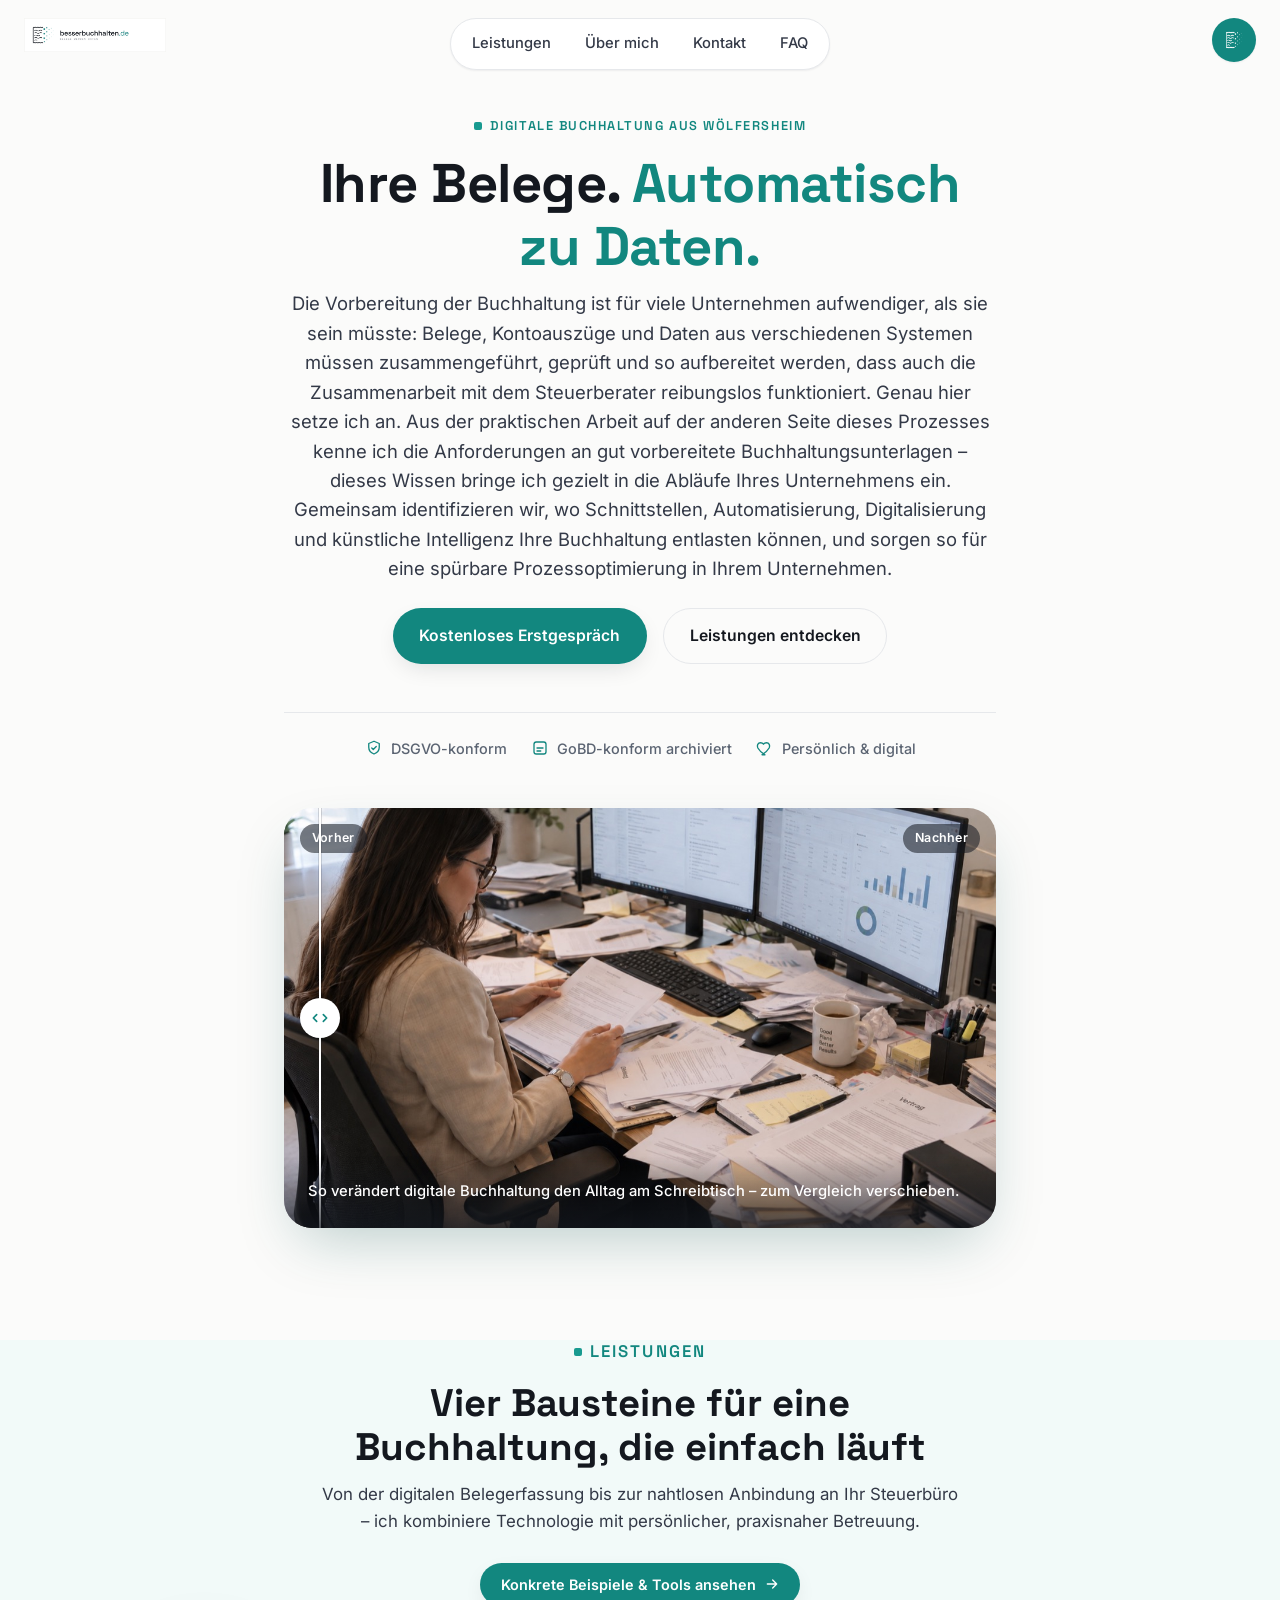
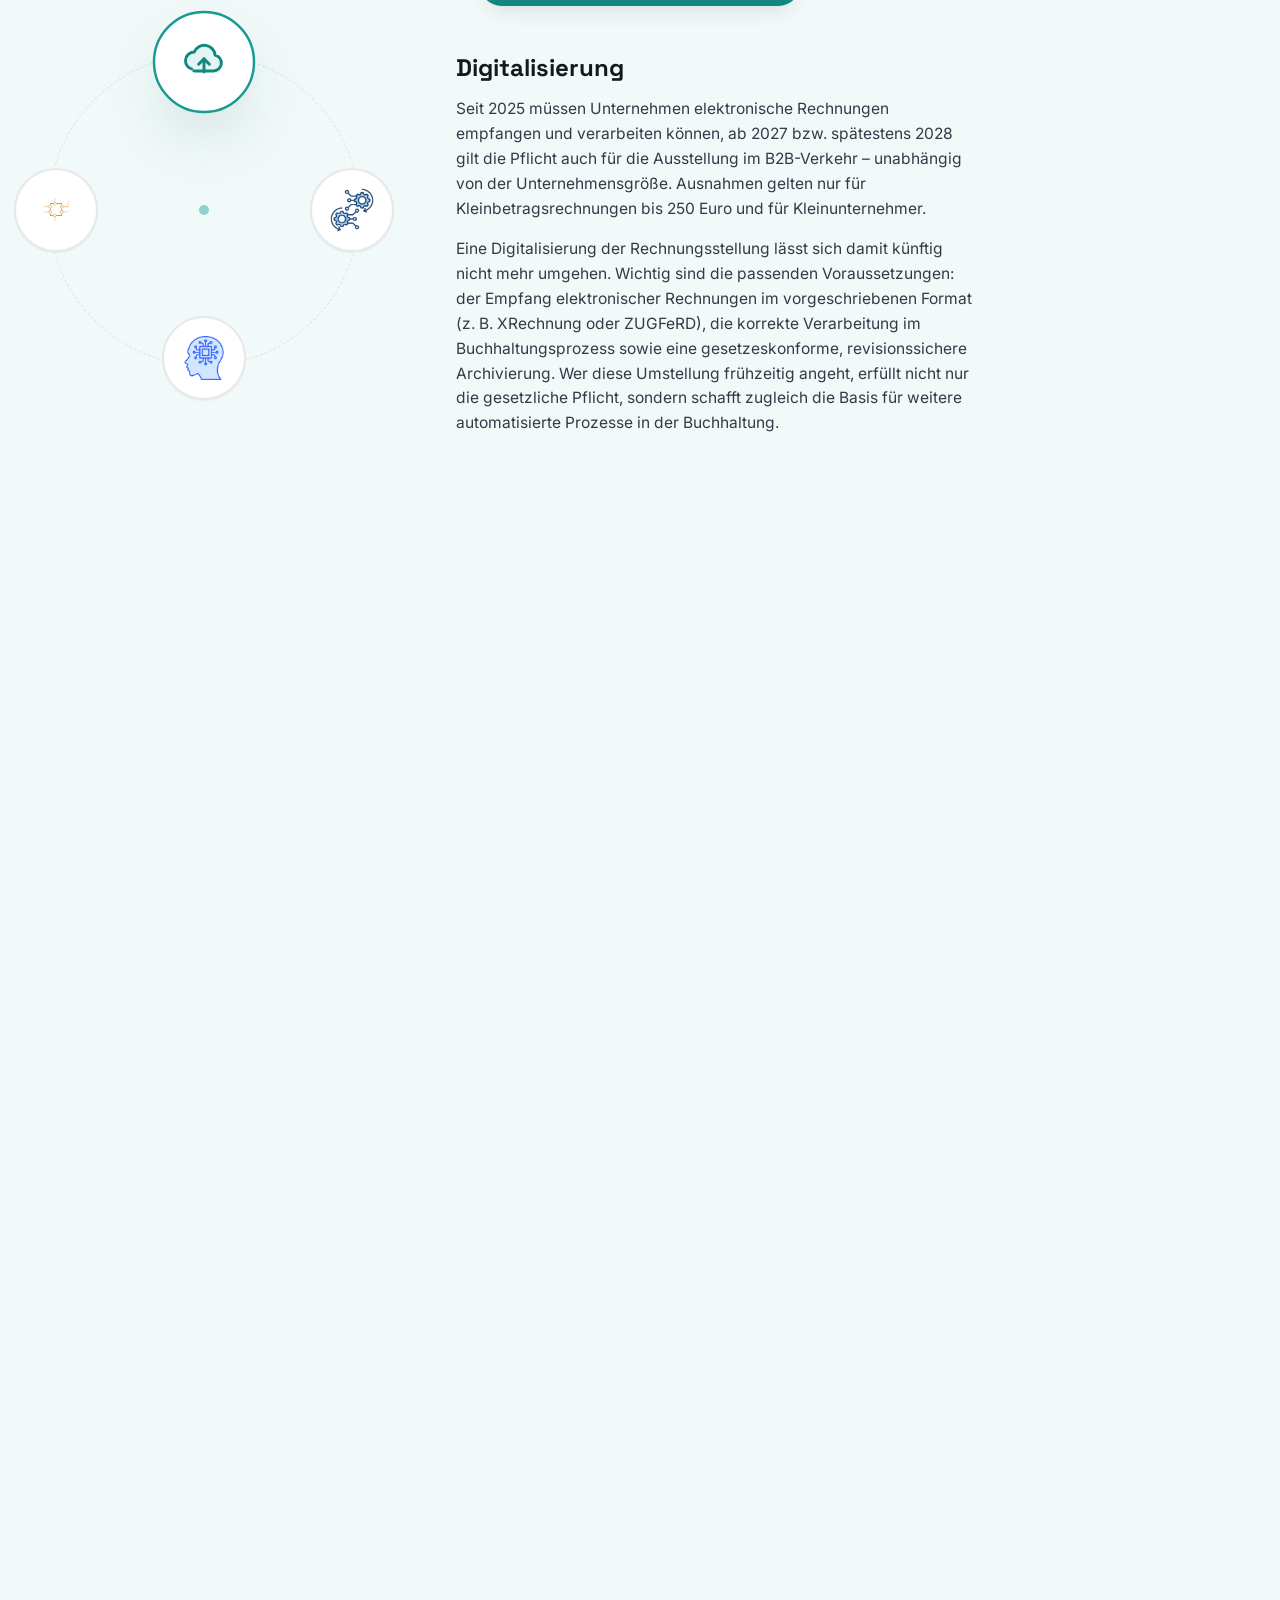
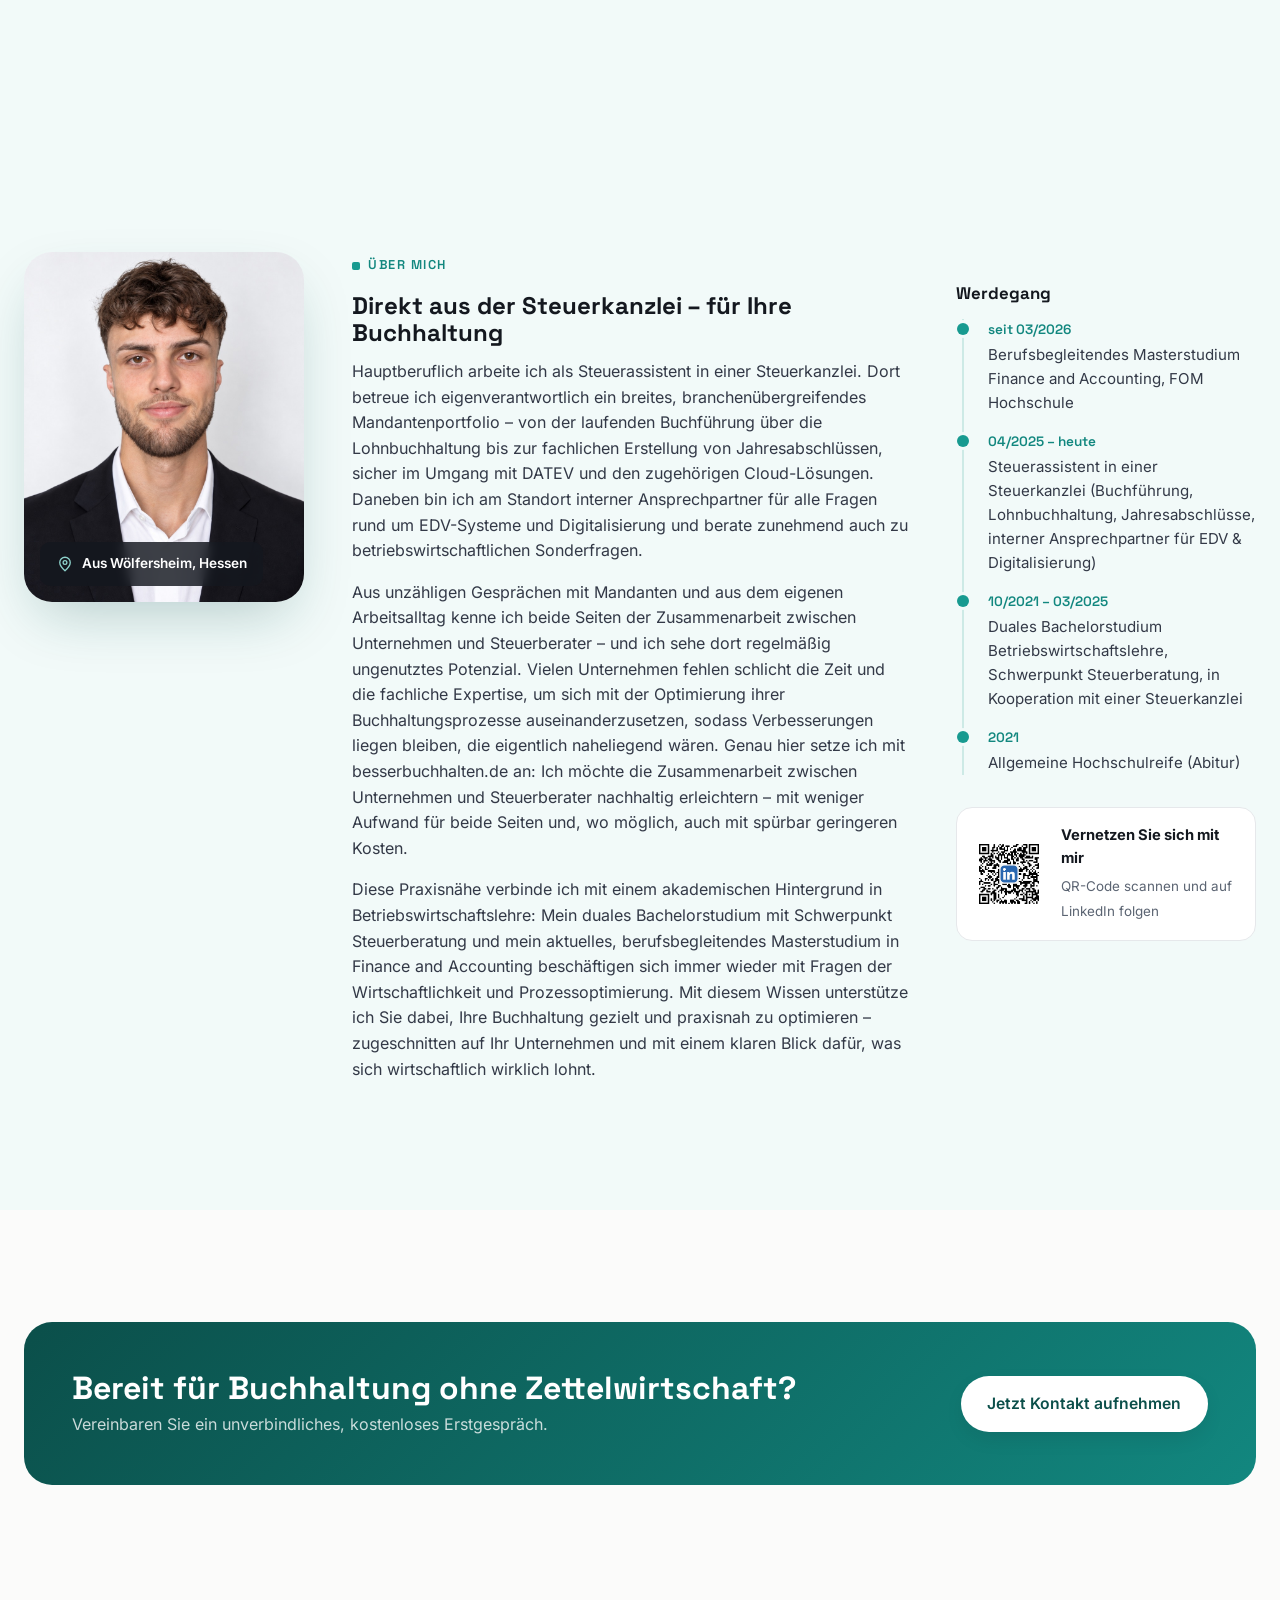
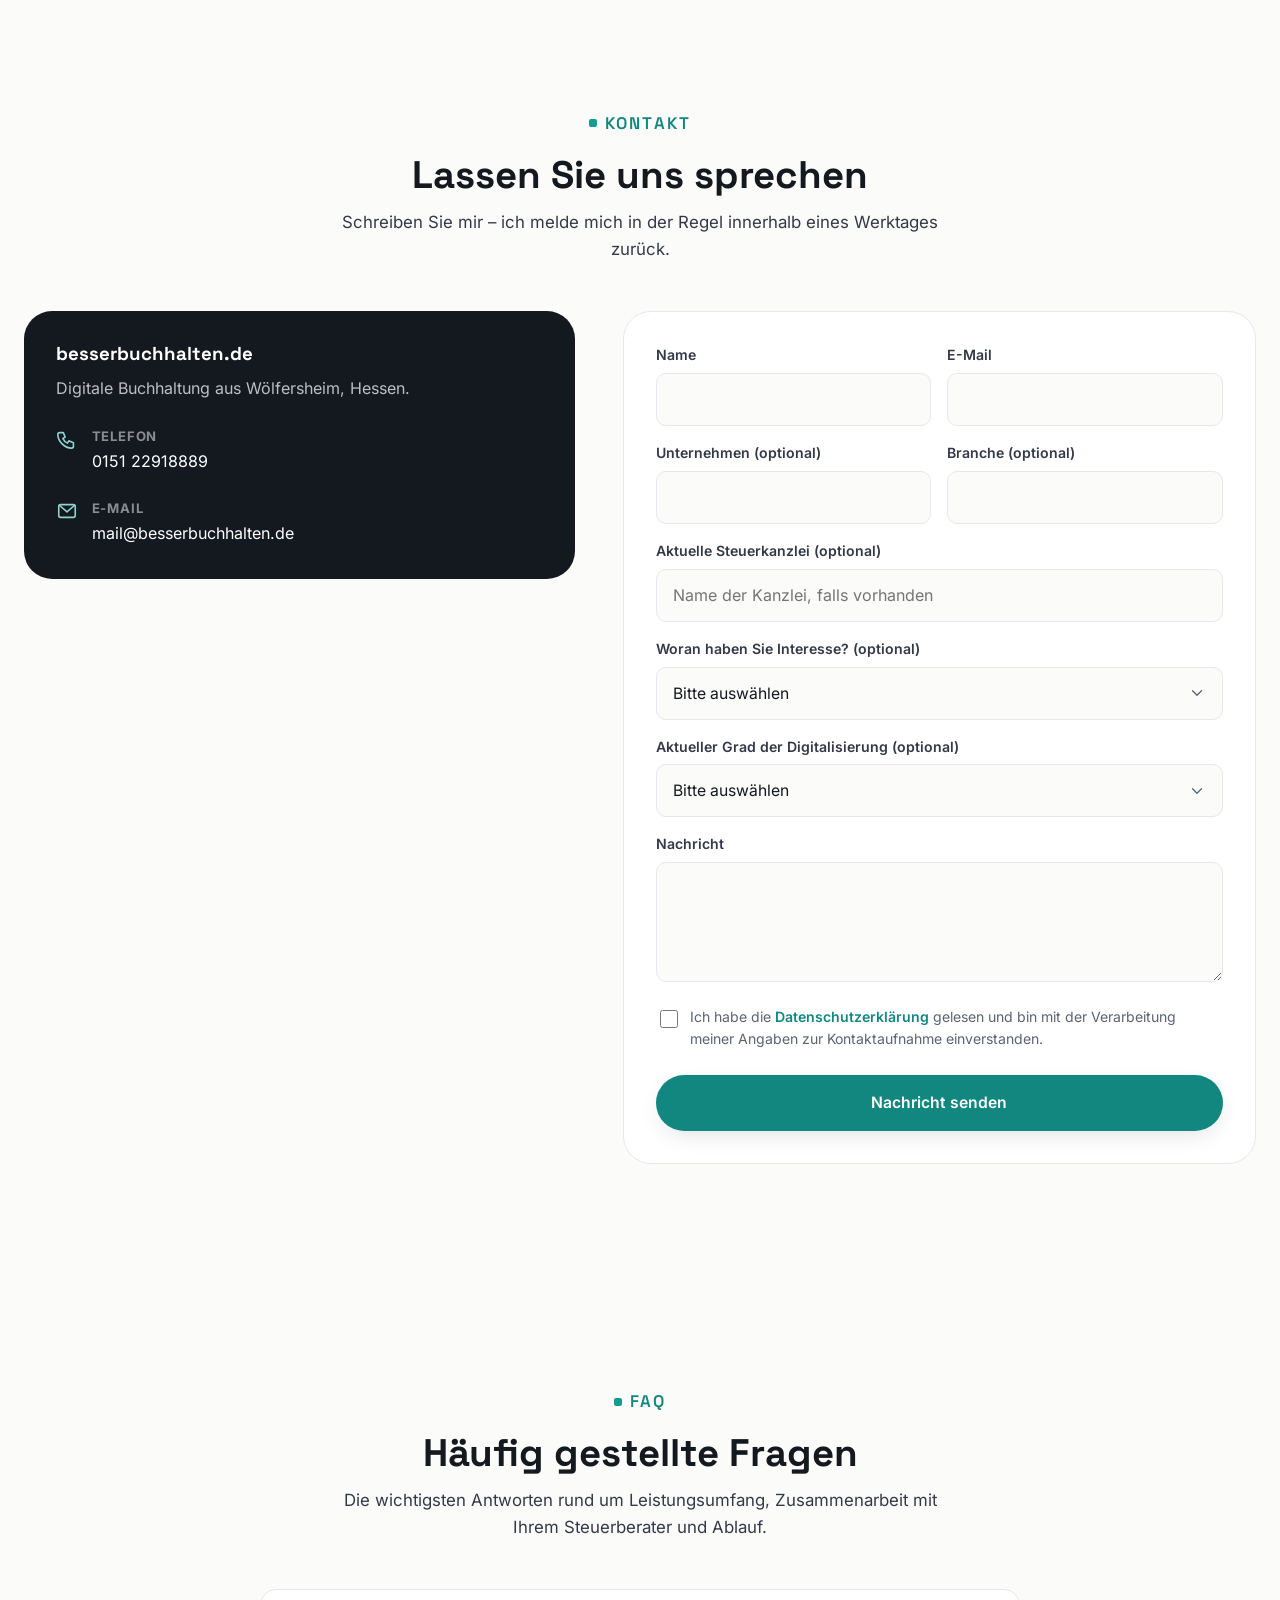
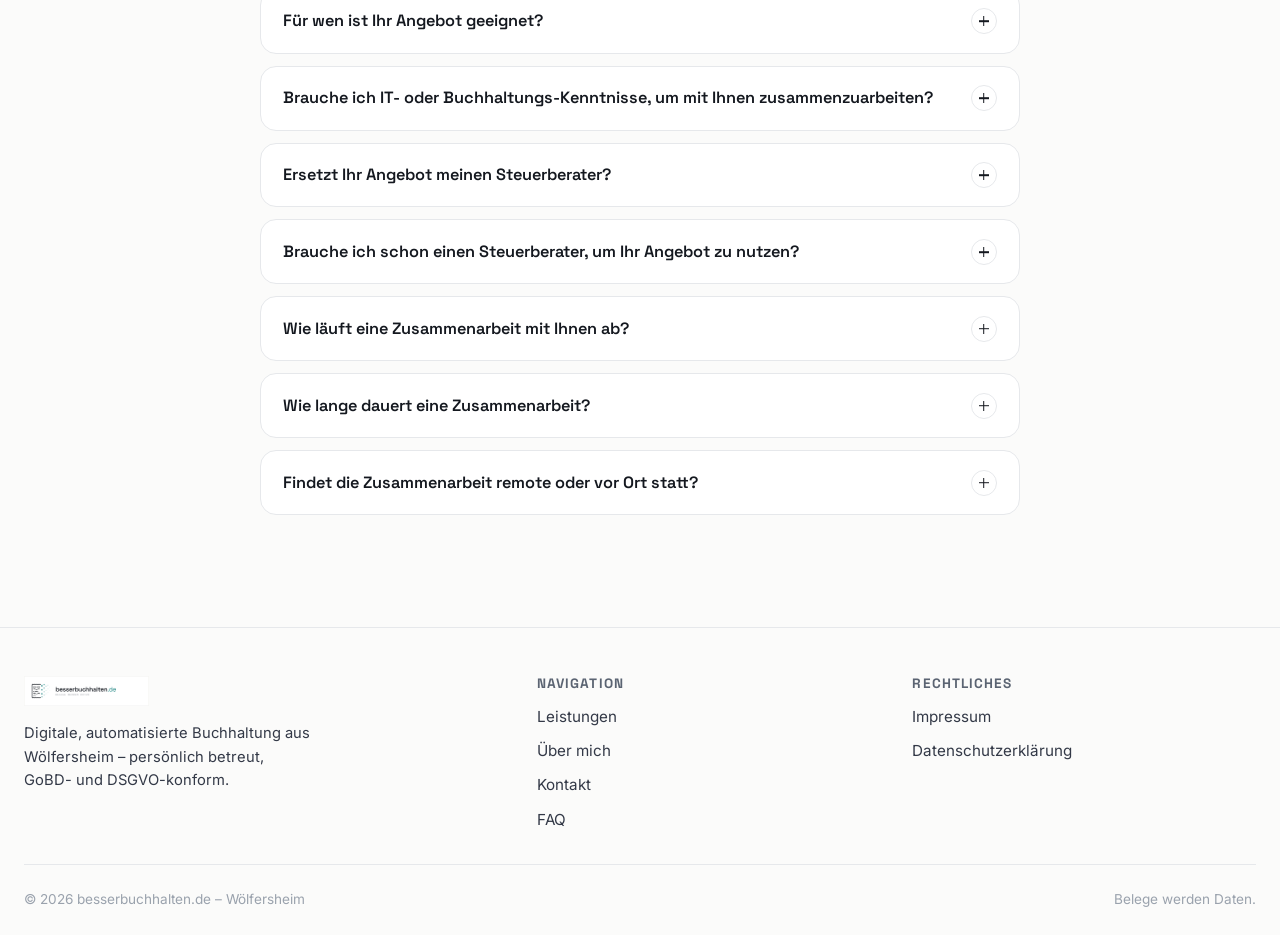
<file: index.html>
<!DOCTYPE html>
<html lang="de">
<head>
<meta charset="UTF-8">
<meta name="viewport" content="width=device-width, initial-scale=1">
<title>besserbuchhalten.de – Digitale Buchhaltung aus Wölfersheim</title>
<meta name="description" content="besserbuchhalten.de digitalisiert und automatisiert Ihre Buchhaltung – mit praxisnaher Erfahrung aus der Steuerkanzlei und nahtlosen Schnittstellen zu Steuerberater, DATEV & Co. Aus Wölfersheim, für ganz Deutschland.">
<meta name="theme-color" content="#fbfbfa">
<link rel="icon" href="assets/img/logo-hoch.png">
<link rel="stylesheet" href="css/style.css">
<meta property="og:title" content="besserbuchhalten.de – Belege werden Daten">
<meta property="og:description" content="Digitale, automatisierte Buchhaltung aus Wölfersheim – persönlich betreut, GoBD- und DSGVO-konform.">
<meta property="og:type" content="website">
</head>
<body>

<a class="skip-link" href="#main">Zum Inhalt springen</a>

<div class="site-chrome" id="siteChrome">
  <a class="brand" href="#top" aria-label="besserbuchhalten.de – Startseite">
    <img src="assets/img/logo-quer.png" alt="besserbuchhalten.de Logo">
  </a>

  <nav class="nav-pill header-chrome" aria-label="Hauptnavigation">
    <ul class="nav-links" id="navLinks">
      <li class="nav-item-dropdown">
        <a href="#leistungen" aria-haspopup="true" aria-expanded="false">Leistungen</a>
        <ul class="nav-dropdown">
          <li><a href="leistungen-beispiele.html#digitalisierung">Digitalisierung</a></li>
          <li><a href="leistungen-beispiele.html#automatisierung">Automatisierung</a></li>
          <li><a href="leistungen-beispiele.html#ki">Künstliche Intelligenz</a></li>
          <li><a href="leistungen-beispiele.html#schnittstellen">Schnittstellen</a></li>
        </ul>
      </li>
      <li><a href="#ueber-mich">Über mich</a></li>
      <li><a href="#kontakt">Kontakt</a></li>
      <li><a href="#faq">FAQ</a></li>
    </ul>
    <span class="nav-indicator" id="navIndicator" aria-hidden="true"></span>
  </nav>

  <button class="nav-toggle-float header-chrome" id="navToggle" aria-label="Menü öffnen" aria-expanded="false" aria-controls="mobileNav">
    <svg viewBox="0 0 24 24" fill="none" stroke="currentColor" stroke-width="1.75" stroke-linecap="round"><line x1="4" y1="7" x2="20" y2="7"/><line x1="4" y1="12" x2="20" y2="12"/><line x1="4" y1="17" x2="20" y2="17"/></svg>
  </button>

  <a class="quick-contact header-chrome" href="#kontakt" aria-label="Jetzt besserbuchhalten – zum Kontaktformular">
    <span class="quick-contact-icon"><img src="assets/img/logo-beleg.png" alt=""></span>
    <span class="quick-contact-label">Jetzt besserbuchhalten</span>
  </a>
</div>

<div class="mobile-nav" id="mobileNav">
  <div class="mobile-nav-top">
    <a href="#top" aria-label="besserbuchhalten.de – Startseite">
      <img src="assets/img/logo-quer.png" alt="besserbuchhalten.de Logo" style="height:28px;">
    </a>
    <button class="nav-toggle" id="navClose" aria-label="Menü schließen">
      <svg viewBox="0 0 24 24" fill="none" stroke="currentColor" stroke-width="1.75" stroke-linecap="round"><line x1="6" y1="6" x2="18" y2="18"/><line x1="18" y1="6" x2="6" y2="18"/></svg>
    </button>
  </div>
  <ul>
    <li><a href="#leistungen">Leistungen</a></li>
    <li><a href="#ueber-mich">Über mich</a></li>
    <li><a href="#kontakt">Kontakt</a></li>
    <li><a href="#faq">FAQ</a></li>
  </ul>
  <a class="btn btn-accent btn-block" href="#kontakt">Erstgespräch vereinbaren</a>
</div>

<main id="main">

  <!-- EINLEITUNG (jetzt der Seitenanfang) -->
  <section class="intro" id="top">
    <div class="container intro-inner reveal">
      <p class="eyebrow" style="justify-content:center;">Digitale Buchhaltung aus Wölfersheim</p>
      <h1>Ihre Belege. <span class="accent">Automatisch zu Daten.</span></h1>
      <p class="hero-lead" style="margin-inline:auto;max-width:62ch;">Die Vorbereitung der Buchhaltung ist für viele Unternehmen aufwendiger, als sie sein müsste: Belege, Kontoauszüge und Daten aus verschiedenen Systemen müssen zusammengeführt, geprüft und so aufbereitet werden, dass auch die Zusammenarbeit mit dem Steuerberater reibungslos funktioniert. Genau hier setze ich an. Aus der praktischen Arbeit auf der anderen Seite dieses Prozesses kenne ich die Anforderungen an gut vorbereitete Buchhaltungsunterlagen – dieses Wissen bringe ich gezielt in die Abläufe Ihres Unternehmens ein. Gemeinsam identifizieren wir, wo Schnittstellen, Automatisierung, Digitalisierung und künstliche Intelligenz Ihre Buchhaltung entlasten können, und sorgen so für eine spürbare Prozessoptimierung in Ihrem Unternehmen.</p>
      <div class="hero-actions" style="justify-content:center;">
        <a href="#kontakt" class="btn btn-accent">Kostenloses Erstgespräch</a>
        <a href="#leistungen" class="btn btn-ghost">Leistungen entdecken</a>
      </div>
      <div class="hero-trust" style="justify-content:center;">
        <span class="hero-trust-item"><svg viewBox="0 0 24 24" fill="none" stroke="currentColor" stroke-width="1.75" stroke-linecap="round" stroke-linejoin="round"><path d="M12 3l7 3v5c0 4.5-3 7.5-7 9-4-1.5-7-4.5-7-9V6z"/><path d="M9 12l2 2 4-4"/></svg>DSGVO-konform</span>
        <span class="hero-trust-item"><svg viewBox="0 0 24 24" fill="none" stroke="currentColor" stroke-width="1.75" stroke-linecap="round" stroke-linejoin="round"><rect x="4" y="4" width="16" height="16" rx="3"/><path d="M8 12h8M8 16h5"/></svg>GoBD-konform archiviert</span>
        <span class="hero-trust-item"><svg viewBox="0 0 24 24" fill="none" stroke="currentColor" stroke-width="1.75" stroke-linecap="round" stroke-linejoin="round"><path d="M12 21s-7-4.35-9.5-9C1 8.5 2.5 5 6 5c2 0 3.5 1.2 4 2 0.5-0.8 2-2 4-2 3.5 0 5 3.5 3.5 7-2.5 4.65-9.5 9-9.5 9z"/></svg>Persönlich &amp; digital</span>
      </div>
      <figure class="intro-visual">
        <div class="ba-slider" id="baSlider">
          <img class="ba-img ba-before" src="assets/img/schreibtisch-vorher.jpg" alt="Unaufgeräumter Schreibtisch mit gestapelten Belegen vor der Digitalisierung" loading="lazy">
          <img class="ba-img ba-after" src="assets/img/schreibtisch-nachher.jpg" alt="Aufgeräumter Schreibtisch nach der Digitalisierung der Buchhaltung" loading="lazy">
          <span class="ba-label ba-label-before" aria-hidden="true">Vorher</span>
          <span class="ba-label ba-label-after" aria-hidden="true">Nachher</span>
          <div class="ba-divider" aria-hidden="true">
            <span class="ba-handle">
              <svg viewBox="0 0 24 24" fill="none" stroke="currentColor" stroke-width="2" stroke-linecap="round" stroke-linejoin="round"><path d="M8 8l-4 4 4 4M16 8l4 4-4 4"/></svg>
            </span>
          </div>
          <input type="range" class="ba-range" id="baRange" min="0" max="100" value="5" aria-label="Vorher/Nachher-Vergleich verschieben">
        </div>
        <figcaption>So verändert digitale Buchhaltung den Alltag am Schreibtisch – zum Vergleich verschieben.</figcaption>
      </figure>
    </div>
  </section>

  <!-- LEISTUNGEN: scroll-driven rotating icon wheel -->
  <section class="wheel-scroll" id="leistungen">
    <div class="wheel-pin">
      <div class="container wheel-inner">
        <div class="section-head wheel-section-head reveal">
          <p class="eyebrow" style="justify-content:center;">Leistungen</p>
          <h2>Vier Bausteine für eine Buchhaltung, die einfach läuft</h2>
          <p>Von der digitalen Belegerfassung bis zur nahtlosen Anbindung an Ihr Steuerbüro – ich kombiniere Technologie mit persönlicher, praxisnaher Betreuung.</p>
          <a href="leistungen-beispiele.html" class="btn btn-accent btn-sm">Konkrete Beispiele &amp; Tools ansehen<svg viewBox="0 0 24 24" fill="none" stroke="currentColor" stroke-width="2" stroke-linecap="round" stroke-linejoin="round" style="width:16px;height:16px;"><path d="M5 12h14M13 6l6 6-6 6"/></svg></a>
        </div>
        <div class="wheel-layout">
          <div class="wheel-circle" aria-hidden="true">
            <div class="wheel-ring" id="wheelRing">
              <div class="wheel-icon is-active" style="--angle:0deg;">
                <div class="wheel-icon-counter">
                  <svg viewBox="0 0 24 24" fill="none"><path d="M7 15.3a3.9 3.9 0 0 1 .6-7.75A4.9 4.9 0 0 1 17 8.9a3.6 3.6 0 0 1-.8 7.1H8a3.1 3.1 0 0 1-1-.2" fill="var(--teal-100)" stroke="var(--teal-700)" stroke-width="1.3"/><path d="M12 10.5v6M9.6 13 12 10.5 14.4 13" stroke="var(--teal-700)" stroke-width="1.3" stroke-linecap="round" stroke-linejoin="round"/></svg>
                </div>
              </div>
              <div class="wheel-icon" style="--angle:90deg;">
                <div class="wheel-icon-counter"><img src="assets/img/icons/automatisierung.png" alt=""></div>
              </div>
              <div class="wheel-icon" style="--angle:180deg;">
                <div class="wheel-icon-counter"><img src="assets/img/icons/ki.png" alt=""></div>
              </div>
              <div class="wheel-icon" style="--angle:270deg;">
                <div class="wheel-icon-counter"><img src="assets/img/icons/schnittstellen.png" alt=""></div>
              </div>
            </div>
          </div>
          <div class="wheel-text">
            <h3 class="wheel-title" id="wheelTitle">Digitalisierung</h3>
            <div class="wheel-text-panel is-active" data-title="Digitalisierung">
              <p>Seit 2025 müssen Unternehmen elektronische Rechnungen empfangen und verarbeiten können, ab 2027 bzw. spätestens 2028 gilt die Pflicht auch für die Ausstellung im B2B-Verkehr – unabhängig von der Unternehmensgröße. Ausnahmen gelten nur für Kleinbetragsrechnungen bis 250 Euro und für Kleinunternehmer.</p>
              <p>Eine Digitalisierung der Rechnungsstellung lässt sich damit künftig nicht mehr umgehen. Wichtig sind die passenden Voraussetzungen: der Empfang elektronischer Rechnungen im vorgeschriebenen Format (z. B. XRechnung oder ZUGFeRD), die korrekte Verarbeitung im Buchhaltungsprozess sowie eine gesetzeskonforme, revisionssichere Archivierung. Wer diese Umstellung frühzeitig angeht, erfüllt nicht nur die gesetzliche Pflicht, sondern schafft zugleich die Basis für weitere automatisierte Prozesse in der Buchhaltung.</p>
            </div>
            <div class="wheel-text-panel" data-title="Automatisierung">
              <p>Der Austausch von Daten zwischen Unternehmen und Buchhaltung setzt häufig voraus, dass jemand aktiv wird: Belege sammeln, hochladen, Rechnungen aus Online-Portalen herunterladen und an die richtige Stelle weiterleiten. Jeder dieser Schritte kostet Zeit – und bleibt oft an derselben Person hängen. Automatisierung reduziert genau diese manuellen Eingriffe auf ein Minimum.</p>
              <p>Ein Beispiel sind digitale Belege: Statt sie einzeln zu sammeln, zu sortieren und zu übermitteln, sorgen bereits am Markt verfügbare, entsprechend eingerichtete Lösungen dafür, dass Belege direkt bei ihrer Entstehung bereitgestellt bzw. hochgeladen werden. Auch Rechnungen, die Lieferanten, Versorger oder andere Dienstleister in eigenen Online-Portalen hinterlegen, müssen nicht mehr manuell abgerufen werden – richtig eingerichtete automatisierte Abrufe holen diese Rechnungen selbstständig ab und stellen sie für die weitere Bearbeitung bereit.</p>
              <p>Das Ergebnis: weniger manuelle Eingriffe durch Personal oder Unternehmer, weniger Zeitaufwand für wiederkehrende Routineaufgaben und dadurch mehr Raum für die eigentlichen unternehmerischen Tätigkeiten.</p>
            </div>
            <div class="wheel-text-panel" data-title="Künstliche Intelligenz">
              <p>Im Buchhaltungsprozess selbst ist der Einsatz von Künstlicher Intelligenz in der Regel dem Steuerberater vorbehalten. Abseits davon bietet KI aber zahlreiche Möglichkeiten, andere Unternehmensprozesse spürbar zu erleichtern und Zeit einzusparen.</p>
              <p>Mithilfe bestehender KI-Tools zählen dazu etwa der automatisierte Versand von Werbe-E-Mails, die Zusammenfassung eingehender E-Mails, die Unterstützung bei Recherchen sowie die Erstellung von Textvorlagen und Dokumenten. Auch Übersetzungen lassen sich mit KI-Unterstützung schneller erledigen, und selbst die Erstellung einer eigenen Website ist mit den passenden Werkzeugen deutlich einfacher geworden.</p>
              <p>Der gemeinsame Nenner all dieser Anwendungen: wiederkehrende, zeitaufwendige Aufgaben werden spürbar reduziert, sodass mehr Zeit für die eigentlichen unternehmerischen Kernaufgaben bleibt.</p>
            </div>
            <div class="wheel-text-panel" data-title="Schnittstellen">
              <p>Viele Kassensysteme, Rechnungsstellungsprogramme und Bankkonten bringen heute bereits eigene Schnittstellen mit – oft, ohne dass sie im Unternehmensalltag genutzt werden. Richtig eingerichtet, sorgen diese Schnittstellen dafür, dass Daten automatisch zwischen den beteiligten Systemen fließen, statt Geschäftsvorfälle händisch zu erfassen.</p>
              <p>Besonders deutlich wird das bei Ausgangsrechnungen: Kassensysteme und Rechnungsstellungssoftware verfügen häufig über Schnittstellen, die einen direkten Datenaustausch zwischen Unternehmen und Steuerberater ermöglichen. Statt Belege zu sammeln, auszudrucken oder einzeln hochzuladen, werden die relevanten Daten automatisch übermittelt und stehen für die Buchhaltung sofort zur Verfügung.</p>
              <p>Auch im Zahlungsverkehr lässt sich viel Aufwand einsparen: Über Bankschnittstellen können Kontoumsätze automatisch abgerufen und mit offenen Rechnungen abgeglichen werden. Der manuelle Abgleich von Zahlungseingängen und -ausgängen entfällt weitgehend, Zahlungsdifferenzen fallen schneller auf. Das Ergebnis: weniger manuelle Erfassung, weniger Übertragungsfehler und eine spürbar schnellere Zusammenarbeit mit dem Steuerberater.</p>
            </div>
          </div>
        </div>
      </div>
    </div>
  </section>

  <!-- UEBER MICH -->
  <section id="ueber-mich" style="background:var(--teal-50);">
    <div class="container about-grid">
      <div class="about-media reveal">
        <img src="assets/img/portrait-robin.jpg" alt="Robin Exeler, Gründer von besserbuchhalten.de" loading="lazy" width="725" height="900">
        <div class="about-badge">
          <svg viewBox="0 0 24 24" fill="none" stroke="currentColor" stroke-width="1.75" stroke-linecap="round" stroke-linejoin="round"><path d="M12 21c4-3.5 7-7.2 7-11a7 7 0 1 0-14 0c0 3.8 3 7.5 7 11z"/><circle cx="12" cy="10" r="2.5"/></svg>
          Aus Wölfersheim, Hessen
        </div>
      </div>
      <div class="about-bio reveal">
        <p class="eyebrow">Über mich</p>
        <h2>Direkt aus der Steuerkanzlei – für Ihre Buchhaltung</h2>
        <p>Hauptberuflich arbeite ich als Steuerassistent in einer Steuerkanzlei. Dort betreue ich eigenverantwortlich ein breites, branchenübergreifendes Mandantenportfolio – von der laufenden Buchführung über die Lohnbuchhaltung bis zur fachlichen Erstellung von Jahresabschlüssen, sicher im Umgang mit DATEV und den zugehörigen Cloud-Lösungen. Daneben bin ich am Standort interner Ansprechpartner für alle Fragen rund um EDV-Systeme und Digitalisierung und berate zunehmend auch zu betriebswirtschaftlichen Sonderfragen.</p>
        <p>Aus unzähligen Gesprächen mit Mandanten und aus dem eigenen Arbeitsalltag kenne ich beide Seiten der Zusammenarbeit zwischen Unternehmen und Steuerberater – und ich sehe dort regelmäßig ungenutztes Potenzial. Vielen Unternehmen fehlen schlicht die Zeit und die fachliche Expertise, um sich mit der Optimierung ihrer Buchhaltungsprozesse auseinanderzusetzen, sodass Verbesserungen liegen bleiben, die eigentlich naheliegend wären. Genau hier setze ich mit besserbuchhalten.de an: Ich möchte die Zusammenarbeit zwischen Unternehmen und Steuerberater nachhaltig erleichtern – mit weniger Aufwand für beide Seiten und, wo möglich, auch mit spürbar geringeren Kosten.</p>
        <p>Diese Praxisnähe verbinde ich mit einem akademischen Hintergrund in Betriebswirtschaftslehre: Mein duales Bachelorstudium mit Schwerpunkt Steuerberatung und mein aktuelles, berufsbegleitendes Masterstudium in Finance and Accounting beschäftigen sich immer wieder mit Fragen der Wirtschaftlichkeit und Prozessoptimierung. Mit diesem Wissen unterstütze ich Sie dabei, Ihre Buchhaltung gezielt und praxisnah zu optimieren – zugeschnitten auf Ihr Unternehmen und mit einem klaren Blick dafür, was sich wirtschaftlich wirklich lohnt.</p>
      </div>
      <div class="about-career reveal">
        <h3 class="timeline-heading">Werdegang</h3>
        <ol class="timeline">
          <li class="timeline-item">
            <span class="timeline-date">seit 03/2026</span>
            <p class="timeline-text">Berufsbegleitendes Masterstudium Finance and Accounting, FOM Hochschule</p>
          </li>
          <li class="timeline-item">
            <span class="timeline-date">04/2025 – heute</span>
            <p class="timeline-text">Steuerassistent in einer Steuerkanzlei (Buchführung, Lohnbuchhaltung, Jahresabschlüsse, interner Ansprechpartner für EDV &amp; Digitalisierung)</p>
          </li>
          <li class="timeline-item">
            <span class="timeline-date">10/2021 – 03/2025</span>
            <p class="timeline-text">Duales Bachelorstudium Betriebswirtschaftslehre, Schwerpunkt Steuerberatung, in Kooperation mit einer Steuerkanzlei</p>
          </li>
          <li class="timeline-item">
            <span class="timeline-date">2021</span>
            <p class="timeline-text">Allgemeine Hochschulreife (Abitur)</p>
          </li>
        </ol>

        <div class="linkedin-card">
          <img src="assets/img/linkedin-qr.png" alt="QR-Code zum LinkedIn-Profil von Robin Exeler" width="140" height="140" loading="lazy">
          <div>
            <strong>Vernetzen Sie sich mit mir</strong>
            <span>QR-Code scannen und auf LinkedIn folgen</span>
          </div>
        </div>
      </div>
    </div>
  </section>

  <!-- CTA BAND -->
  <section>
    <div class="container">
      <div class="cta-band reveal">
        <div>
          <h2>Bereit für Buchhaltung ohne Zettelwirtschaft?</h2>
          <p>Vereinbaren Sie ein unverbindliches, kostenloses Erstgespräch.</p>
        </div>
        <a href="#kontakt" class="btn btn-accent">Jetzt Kontakt aufnehmen</a>
      </div>
    </div>
  </section>

  <!-- KONTAKT -->
  <section id="kontakt">
    <div class="container">
      <div class="section-head reveal">
        <p class="eyebrow" style="justify-content:center;">Kontakt</p>
        <h2>Lassen Sie uns sprechen</h2>
        <p>Schreiben Sie mir – ich melde mich in der Regel innerhalb eines Werktages zurück.</p>
      </div>
      <div class="contact-grid reveal">
        <div class="contact-info-card">
          <h3>besserbuchhalten.de</h3>
          <p>Digitale Buchhaltung aus Wölfersheim, Hessen.</p>
          <div class="contact-detail">
            <svg viewBox="0 0 24 24" fill="none" stroke="currentColor" stroke-width="1.75" stroke-linecap="round" stroke-linejoin="round"><path d="M4 5h4l2 5-2.5 1.5a11 11 0 0 0 5 5L14 14l5 2v4a2 2 0 0 1-2 2C9.5 22 2 14.5 2 7a2 2 0 0 1 2-2z"/></svg>
            <div><strong>Telefon</strong><a href="tel:+4915122918889">0151 22918889</a></div>
          </div>
          <div class="contact-detail">
            <svg viewBox="0 0 24 24" fill="none" stroke="currentColor" stroke-width="1.75" stroke-linecap="round" stroke-linejoin="round"><rect x="3" y="5" width="18" height="14" rx="2"/><path d="m4 6 8 7 8-7"/></svg>
            <div><strong>E-Mail</strong><a href="mailto:mail@besserbuchhalten.de">mail@besserbuchhalten.de</a></div>
          </div>
        </div>

        <form class="contact-form" id="contactForm" name="kontakt" method="POST" data-netlify="true" netlify-honeypot="bot-field" novalidate>
          <input type="hidden" name="form-name" value="kontakt">
          <p class="hp-field" aria-hidden="true"><label>Bitte freilassen: <input name="bot-field" tabindex="-1" autocomplete="off"></label></p>
          <div class="form-success" id="formSuccess">
            <svg viewBox="0 0 24 24" fill="none" stroke="currentColor" stroke-width="1.75" stroke-linecap="round" stroke-linejoin="round"><path d="M20 6 9 17l-5-5"/></svg>
            Danke! Ihre Nachricht wurde erfolgreich versendet. Ich melde mich in der Regel innerhalb eines Werktages zurück.
          </div>
          <div class="form-row">
            <div class="field">
              <label for="name">Name</label>
              <input type="text" id="name" name="name" autocomplete="name" required>
              <span class="field-error">Bitte geben Sie Ihren Namen ein.</span>
            </div>
            <div class="field">
              <label for="email">E-Mail</label>
              <input type="email" id="email" name="email" autocomplete="email" required>
              <span class="field-error">Bitte geben Sie eine gültige E-Mail-Adresse ein.</span>
            </div>
          </div>
          <div class="form-row">
            <div class="field">
              <label for="company">Unternehmen (optional)</label>
              <input type="text" id="company" name="company" autocomplete="organization">
            </div>
            <div class="field">
              <label for="branche">Branche (optional)</label>
              <input type="text" id="branche" name="branche" autocomplete="off">
            </div>
          </div>
          <div class="field">
            <label for="steuerberater">Aktuelle Steuerkanzlei (optional)</label>
            <input type="text" id="steuerberater" name="steuerberater" autocomplete="off" placeholder="Name der Kanzlei, falls vorhanden">
          </div>
          <div class="field">
            <span class="field-label-static">Woran haben Sie Interesse? (optional)</span>
            <details class="multiselect" id="interessenDropdown">
              <summary class="multiselect-summary">
                <span id="interessenSummaryText">Bitte auswählen</span>
                <svg viewBox="0 0 24 24" fill="none" stroke="currentColor" stroke-width="1.75" stroke-linecap="round" stroke-linejoin="round" class="multiselect-chevron"><path d="M6 9l6 6 6-6"/></svg>
              </summary>
              <div class="multiselect-panel">
                <label class="multiselect-option"><input type="checkbox" name="interessen" value="Automatisierung"><span>Automatisierung</span></label>
                <label class="multiselect-option"><input type="checkbox" name="interessen" value="Digitalisierung"><span>Digitalisierung</span></label>
                <label class="multiselect-option"><input type="checkbox" name="interessen" value="Künstliche Intelligenz"><span>Künstliche Intelligenz</span></label>
                <label class="multiselect-option"><input type="checkbox" name="interessen" value="Schnittstellen"><span>Schnittstellen</span></label>
              </div>
            </details>
          </div>
          <div class="field">
            <span class="field-label-static">Aktueller Grad der Digitalisierung (optional)</span>
            <details class="multiselect" id="digitalisierungsgradDropdown">
              <summary class="multiselect-summary">
                <span id="digitalisierungsgradSummaryText">Bitte auswählen</span>
                <svg viewBox="0 0 24 24" fill="none" stroke="currentColor" stroke-width="1.75" stroke-linecap="round" stroke-linejoin="round" class="multiselect-chevron"><path d="M6 9l6 6 6-6"/></svg>
              </summary>
              <div class="multiselect-panel">
                <label class="multiselect-option"><input type="radio" name="digitalisierungsgrad" value="Papierbasiert – kaum digitale Prozesse"><span>Papierbasiert – kaum digitale Prozesse</span></label>
                <label class="multiselect-option"><input type="radio" name="digitalisierungsgrad" value="Einzelne digitale Tools im Einsatz"><span>Einzelne digitale Tools im Einsatz</span></label>
                <label class="multiselect-option"><input type="radio" name="digitalisierungsgrad" value="Größtenteils digital, aber wenig automatisiert"><span>Größtenteils digital, aber wenig automatisiert</span></label>
                <label class="multiselect-option"><input type="radio" name="digitalisierungsgrad" value="Digital und weitgehend automatisiert"><span>Digital und weitgehend automatisiert</span></label>
                <label class="multiselect-option"><input type="radio" name="digitalisierungsgrad" value="Unsicher / möchte ich im Gespräch klären"><span>Unsicher / möchte ich im Gespräch klären</span></label>
              </div>
            </details>
          </div>
          <div class="field">
            <label for="message">Nachricht</label>
            <textarea id="message" name="message" required></textarea>
            <span class="field-error">Bitte geben Sie eine Nachricht ein.</span>
          </div>
          <label class="consent">
            <input type="checkbox" id="consent" name="consent" required>
            <span>Ich habe die <a href="datenschutz.html">Datenschutzerklärung</a> gelesen und bin mit der Verarbeitung meiner Angaben zur Kontaktaufnahme einverstanden.</span>
          </label>
          <button type="submit" class="btn btn-accent btn-block">Nachricht senden</button>
        </form>
      </div>
    </div>
  </section>

  <!-- FAQ -->
  <section id="faq">
    <div class="container">
      <div class="section-head reveal">
        <p class="eyebrow" style="justify-content:center;">FAQ</p>
        <h2>Häufig gestellte Fragen</h2>
        <p>Die wichtigsten Antworten rund um Leistungsumfang, Zusammenarbeit mit Ihrem Steuerberater und Ablauf.</p>
      </div>
      <div class="faq-list reveal">
        <div class="faq-item">
          <button class="faq-question" aria-expanded="false">Für wen ist Ihr Angebot geeignet?<span class="plus"></span></button>
          <div class="faq-answer"><div class="faq-answer-inner"><p>Ich richte mich an kleine und mittlere Unternehmen (KMU) und deren Entscheider, die ihre Buchhaltungsprozesse mit Hilfe von IT, Digitalisierung und künstlicher Intelligenz optimieren möchten. Besonders profitieren Unternehmen mit eigenen, etwas aufwendigeren Buchhaltungsabläufen.</p></div></div>
        </div>
        <div class="faq-item">
          <button class="faq-question" aria-expanded="false">Brauche ich IT- oder Buchhaltungs-Kenntnisse, um mit Ihnen zusammenzuarbeiten?<span class="plus"></span></button>
          <div class="faq-answer"><div class="faq-answer-inner"><p>Nein, das ist nicht erforderlich. Ich erkläre Ihnen die relevanten Zusammenhänge verständlich und begleite die Umsetzung – Vorkenntnisse in IT oder Buchhaltung sind keine Voraussetzung.</p></div></div>
        </div>
        <div class="faq-item">
          <button class="faq-question" aria-expanded="false">Ersetzt Ihr Angebot meinen Steuerberater?<span class="plus"></span></button>
          <div class="faq-answer"><div class="faq-answer-inner"><p>Nein. Ich biete ganz bewusst keine buchhalterischen Leistungen oder Steuerberatung an – das bleibt Aufgabe Ihres Steuerberaters. Meine Leistung beschränkt sich ausschließlich auf die Optimierung der Prozesse rund um Ihr Rechnungswesen: Schnittstellen, Automatisierung, Digitalisierung und den sinnvollen Einsatz von KI. Dadurch wird die Zusammenarbeit mit Ihrem Steuerberater einfacher und reibungsloser.</p></div></div>
        </div>
        <div class="faq-item">
          <button class="faq-question" aria-expanded="false">Brauche ich schon einen Steuerberater, um Ihr Angebot zu nutzen?<span class="plus"></span></button>
          <div class="faq-answer"><div class="faq-answer-inner"><p>Nein. Ob Sie bereits einen Steuerberater beauftragt haben oder nicht, spielt für meine Leistung keine Rolle – ich optimiere die Prozesse in Ihrem Unternehmen unabhängig davon.</p></div></div>
        </div>
        <div class="faq-item">
          <button class="faq-question" aria-expanded="false">Wie läuft eine Zusammenarbeit mit Ihnen ab?<span class="plus"></span></button>
          <div class="faq-answer"><div class="faq-answer-inner"><p>Der Ablauf richtet sich individuell nach Ihrem Unternehmen – es gibt kein starres Schema. In einem ersten Gespräch verschaffe ich mir einen Überblick über Ihre aktuellen Prozesse, daraus ergibt sich gemeinsam mit Ihnen das weitere Vorgehen.</p></div></div>
        </div>
        <div class="faq-item">
          <button class="faq-question" aria-expanded="false">Wie lange dauert eine Zusammenarbeit?<span class="plus"></span></button>
          <div class="faq-answer"><div class="faq-answer-inner"><p>Das ist von Projekt zu Projekt unterschiedlich und hängt vom Umfang der gewünschten Optimierung ab – von einer punktuellen Beratung bis zu einer längeren Begleitung ist alles möglich.</p></div></div>
        </div>
        <div class="faq-item">
          <button class="faq-question" aria-expanded="false">Findet die Zusammenarbeit remote oder vor Ort statt?<span class="plus"></span></button>
          <div class="faq-answer"><div class="faq-answer-inner"><p>Beides ist möglich – ganz nach Ihrem Bedarf entscheiden wir gemeinsam, ob wir remote per Videocall oder vor Ort bei Ihnen zusammenarbeiten.</p></div></div>
        </div>
      </div>
    </div>
  </section>

</main>

<footer class="site-footer">
  <div class="container">
    <div class="footer-top">
      <div class="footer-brand">
        <img src="assets/img/logo-quer.png" alt="besserbuchhalten.de Logo">
        <p>Digitale, automatisierte Buchhaltung aus Wölfersheim – persönlich betreut, GoBD- und DSGVO-konform.</p>
      </div>
      <div class="footer-col">
        <h4>Navigation</h4>
        <ul>
          <li><a href="#leistungen">Leistungen</a></li>
          <li><a href="#ueber-mich">Über mich</a></li>
          <li><a href="#kontakt">Kontakt</a></li>
          <li><a href="#faq">FAQ</a></li>
        </ul>
      </div>
      <div class="footer-col">
        <h4>Rechtliches</h4>
        <ul>
          <li><a href="impressum.html">Impressum</a></li>
          <li><a href="datenschutz.html">Datenschutzerklärung</a></li>
        </ul>
      </div>
    </div>
    <div class="footer-bottom">
      <span>© 2026 besserbuchhalten.de – Wölfersheim</span>
      <span>Belege werden Daten.</span>
    </div>
  </div>
</footer>

<button class="back-to-top" id="backToTop" aria-label="Nach oben scrollen">
  <svg viewBox="0 0 24 24" fill="none" stroke="currentColor" stroke-width="2" stroke-linecap="round" stroke-linejoin="round"><path d="M12 19V5M5 12l7-7 7 7"/></svg>
</button>

<script src="js/main.js"></script>
</body>
</html>
</file>
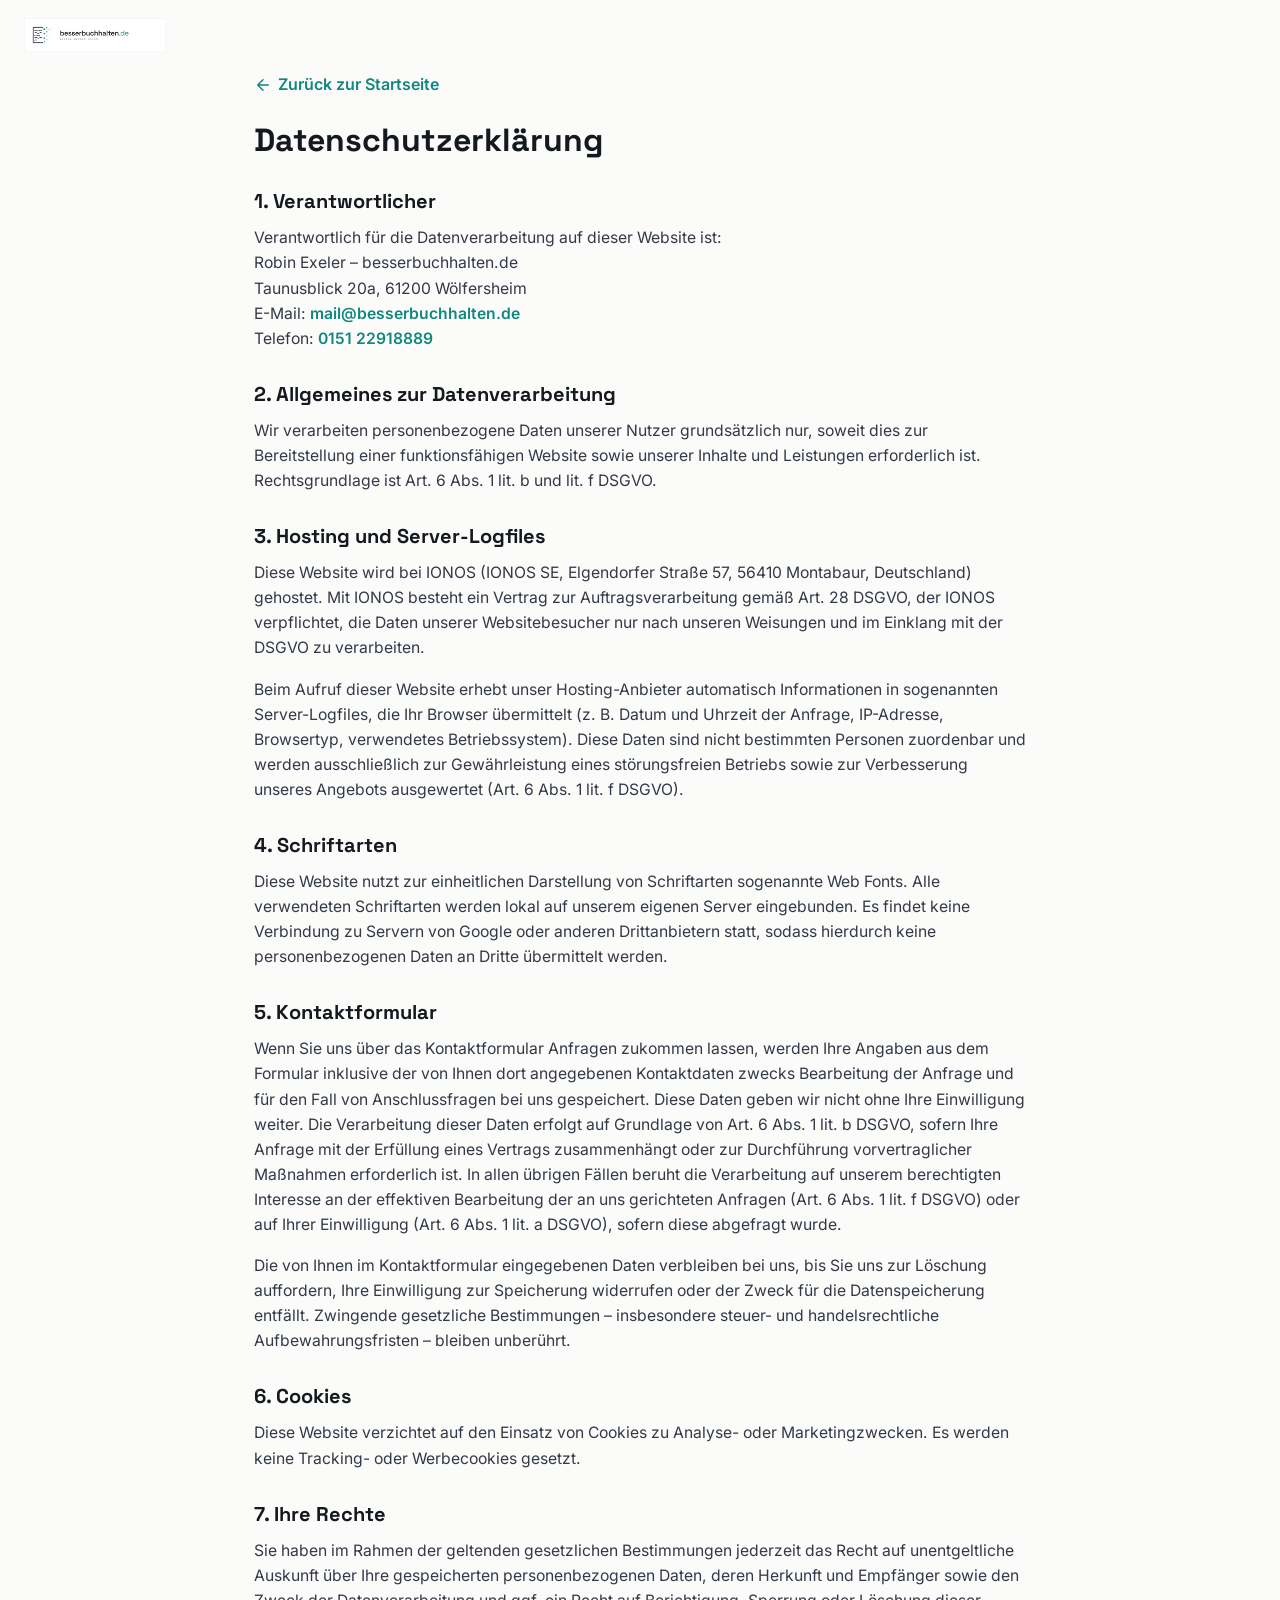
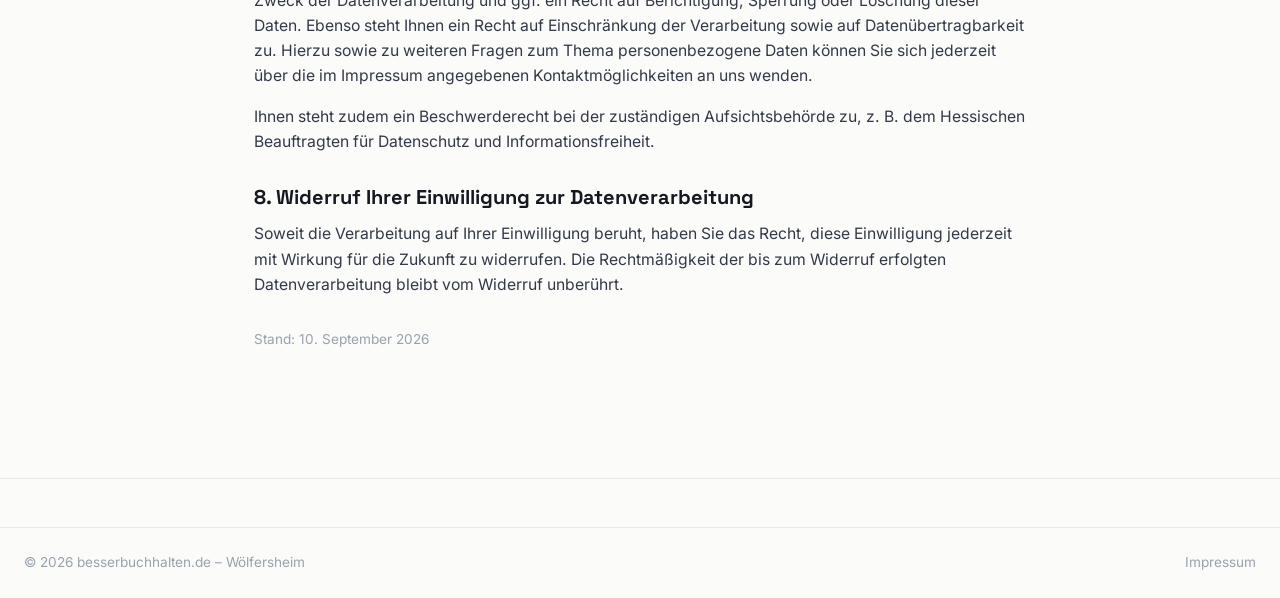
<file: datenschutz.html>
<!DOCTYPE html>
<html lang="de">
<head>
<meta charset="UTF-8">
<meta name="viewport" content="width=device-width, initial-scale=1">
<title>Datenschutzerklärung – besserbuchhalten.de</title>
<meta name="robots" content="noindex">
<link rel="icon" href="assets/img/logo-hoch.png">
<link rel="stylesheet" href="css/style.css">
</head>
<body>
<a class="skip-link" href="#main">Zum Inhalt springen</a>
<header class="site-header">
  <div class="container header-inner">
    <a class="brand" href="index.html" aria-label="besserbuchhalten.de – Startseite">
      <img src="assets/img/logo-quer.png" alt="besserbuchhalten.de Logo">
    </a>
  </div>
</header>
<main id="main" class="legal-page">
  <div class="container">
    <a class="back-link" href="index.html"><svg viewBox="0 0 24 24" fill="none" stroke="currentColor" stroke-width="2" stroke-linecap="round" stroke-linejoin="round"><path d="M19 12H5M12 19l-7-7 7-7"/></svg>Zurück zur Startseite</a>
    <h1>Datenschutzerklärung</h1>

    <h2>1. Verantwortlicher</h2>
    <p>
      Verantwortlich für die Datenverarbeitung auf dieser Website ist:<br>
      Robin Exeler – besserbuchhalten.de<br>
      Taunusblick 20a, 61200 Wölfersheim<br>
      E-Mail: <a href="mailto:mail@besserbuchhalten.de">mail@besserbuchhalten.de</a><br>
      Telefon: <a href="tel:+4915122918889">0151 22918889</a>
    </p>

    <h2>2. Allgemeines zur Datenverarbeitung</h2>
    <p>Wir verarbeiten personenbezogene Daten unserer Nutzer grundsätzlich nur, soweit dies zur Bereitstellung einer funktionsfähigen Website sowie unserer Inhalte und Leistungen erforderlich ist. Rechtsgrundlage ist Art. 6 Abs. 1 lit. b und lit. f DSGVO.</p>

    <h2>3. Hosting und Server-Logfiles</h2>
    <p>Diese Website wird bei IONOS (IONOS SE, Elgendorfer Straße 57, 56410 Montabaur, Deutschland) gehostet. Mit IONOS besteht ein Vertrag zur Auftragsverarbeitung gemäß Art. 28 DSGVO, der IONOS verpflichtet, die Daten unserer Websitebesucher nur nach unseren Weisungen und im Einklang mit der DSGVO zu verarbeiten.</p>
    <p>Beim Aufruf dieser Website erhebt unser Hosting-Anbieter automatisch Informationen in sogenannten Server-Logfiles, die Ihr Browser übermittelt (z. B. Datum und Uhrzeit der Anfrage, IP-Adresse, Browsertyp, verwendetes Betriebssystem). Diese Daten sind nicht bestimmten Personen zuordenbar und werden ausschließlich zur Gewährleistung eines störungsfreien Betriebs sowie zur Verbesserung unseres Angebots ausgewertet (Art. 6 Abs. 1 lit. f DSGVO).</p>

    <h2>4. Schriftarten</h2>
    <p>Diese Website nutzt zur einheitlichen Darstellung von Schriftarten sogenannte Web Fonts. Alle verwendeten Schriftarten werden lokal auf unserem eigenen Server eingebunden. Es findet keine Verbindung zu Servern von Google oder anderen Drittanbietern statt, sodass hierdurch keine personenbezogenen Daten an Dritte übermittelt werden.</p>

    <h2>5. Kontaktformular</h2>
    <p>Wenn Sie uns über das Kontaktformular Anfragen zukommen lassen, werden Ihre Angaben aus dem Formular inklusive der von Ihnen dort angegebenen Kontaktdaten zwecks Bearbeitung der Anfrage und für den Fall von Anschlussfragen bei uns gespeichert. Diese Daten geben wir nicht ohne Ihre Einwilligung weiter. Die Verarbeitung dieser Daten erfolgt auf Grundlage von Art. 6 Abs. 1 lit. b DSGVO, sofern Ihre Anfrage mit der Erfüllung eines Vertrags zusammenhängt oder zur Durchführung vorvertraglicher Maßnahmen erforderlich ist. In allen übrigen Fällen beruht die Verarbeitung auf unserem berechtigten Interesse an der effektiven Bearbeitung der an uns gerichteten Anfragen (Art. 6 Abs. 1 lit. f DSGVO) oder auf Ihrer Einwilligung (Art. 6 Abs. 1 lit. a DSGVO), sofern diese abgefragt wurde.</p>
    <p>Die von Ihnen im Kontaktformular eingegebenen Daten verbleiben bei uns, bis Sie uns zur Löschung auffordern, Ihre Einwilligung zur Speicherung widerrufen oder der Zweck für die Datenspeicherung entfällt. Zwingende gesetzliche Bestimmungen – insbesondere steuer- und handelsrechtliche Aufbewahrungsfristen – bleiben unberührt.</p>

    <h2>6. Cookies</h2>
    <p>Diese Website verzichtet auf den Einsatz von Cookies zu Analyse- oder Marketingzwecken. Es werden keine Tracking- oder Werbecookies gesetzt.</p>

    <h2>7. Ihre Rechte</h2>
    <p>Sie haben im Rahmen der geltenden gesetzlichen Bestimmungen jederzeit das Recht auf unentgeltliche Auskunft über Ihre gespeicherten personenbezogenen Daten, deren Herkunft und Empfänger sowie den Zweck der Datenverarbeitung und ggf. ein Recht auf Berichtigung, Sperrung oder Löschung dieser Daten. Ebenso steht Ihnen ein Recht auf Einschränkung der Verarbeitung sowie auf Datenübertragbarkeit zu. Hierzu sowie zu weiteren Fragen zum Thema personenbezogene Daten können Sie sich jederzeit über die im Impressum angegebenen Kontaktmöglichkeiten an uns wenden.</p>
    <p>Ihnen steht zudem ein Beschwerderecht bei der zuständigen Aufsichtsbehörde zu, z. B. dem Hessischen Beauftragten für Datenschutz und Informationsfreiheit.</p>

    <h2>8. Widerruf Ihrer Einwilligung zur Datenverarbeitung</h2>
    <p>Soweit die Verarbeitung auf Ihrer Einwilligung beruht, haben Sie das Recht, diese Einwilligung jederzeit mit Wirkung für die Zukunft zu widerrufen. Die Rechtmäßigkeit der bis zum Widerruf erfolgten Datenverarbeitung bleibt vom Widerruf unberührt.</p>

    <p style="margin-top:2rem;font-size:0.85rem;color:var(--ink-300);">Stand: 10. September 2026</p>
  </div>
</main>
<footer class="site-footer">
  <div class="container footer-bottom">
    <span>© 2026 besserbuchhalten.de – Wölfersheim</span>
    <a href="impressum.html">Impressum</a>
  </div>
</footer>
</body>
</html>
</file>
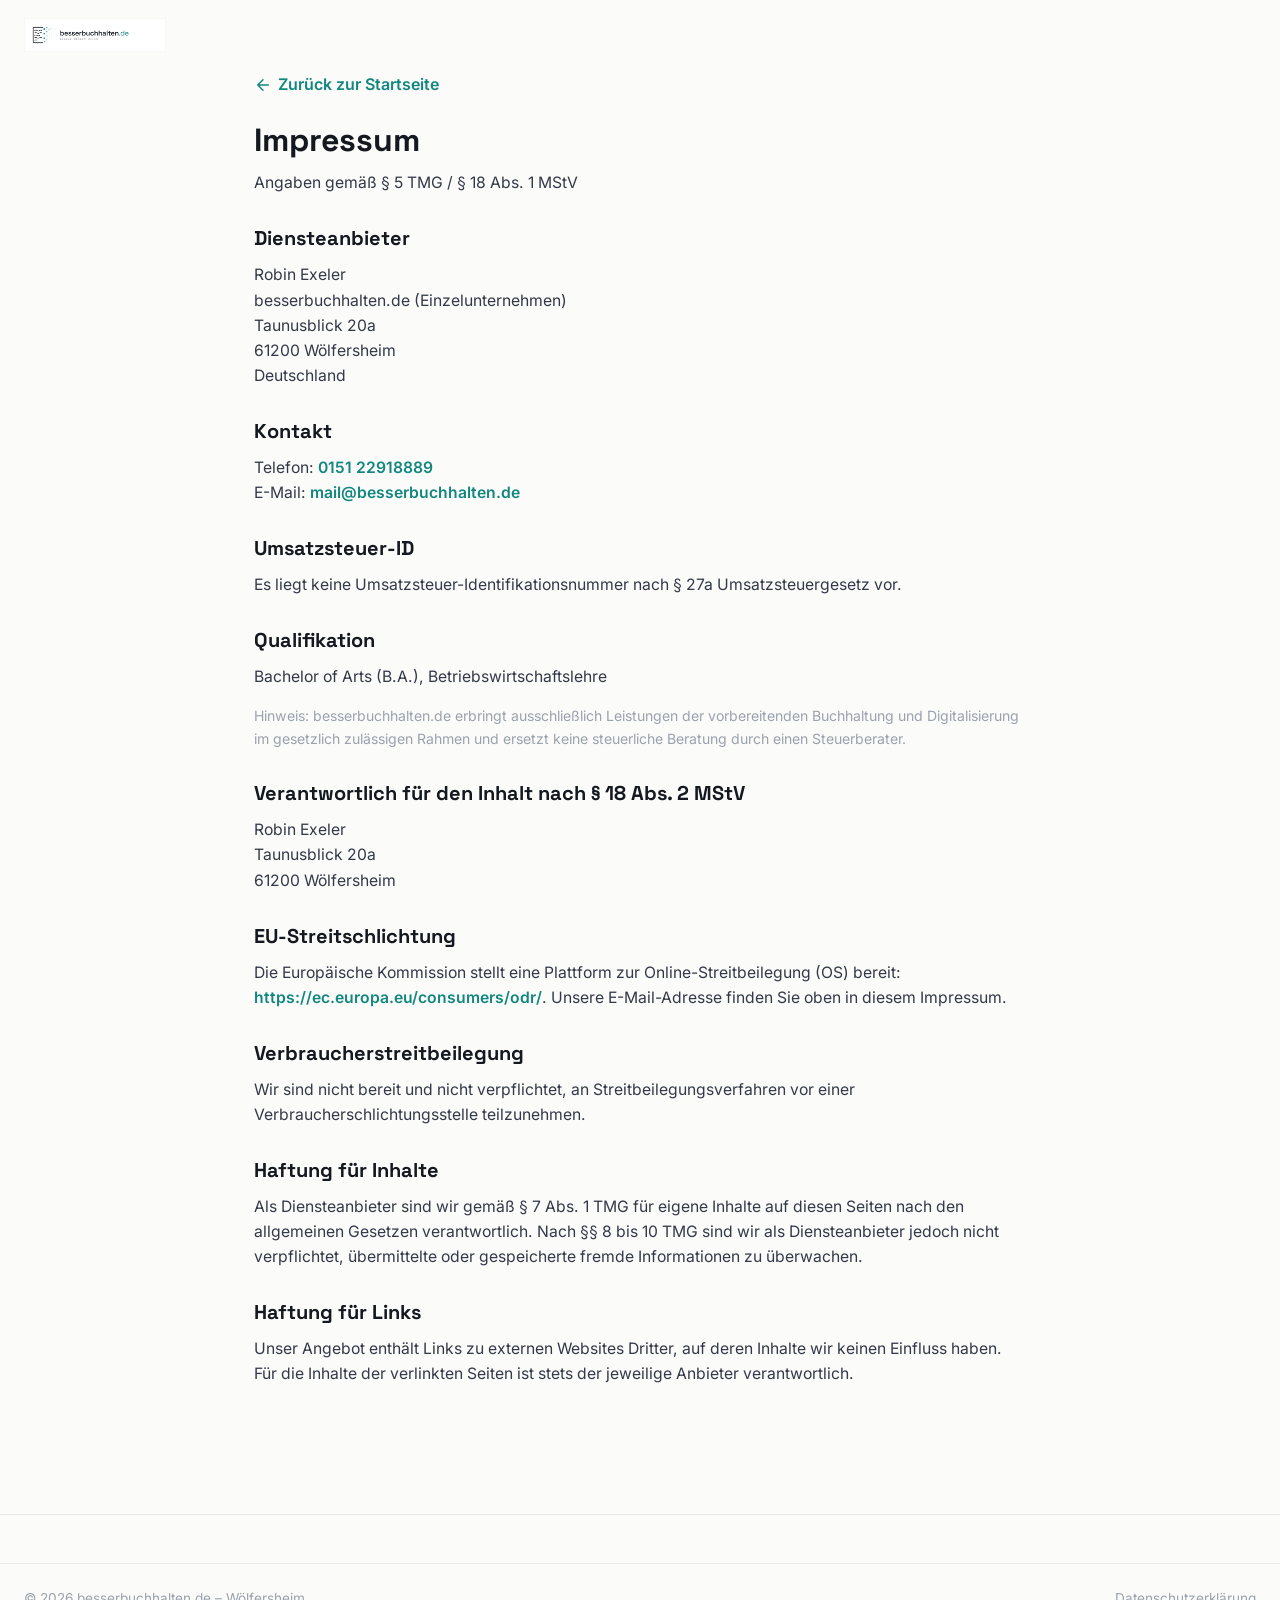
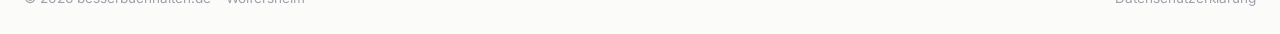
<file: impressum.html>
<!DOCTYPE html>
<html lang="de">
<head>
<meta charset="UTF-8">
<meta name="viewport" content="width=device-width, initial-scale=1">
<title>Impressum – besserbuchhalten.de</title>
<meta name="robots" content="noindex">
<link rel="icon" href="assets/img/logo-hoch.png">
<link rel="stylesheet" href="css/style.css">
</head>
<body>
<a class="skip-link" href="#main">Zum Inhalt springen</a>
<header class="site-header">
  <div class="container header-inner">
    <a class="brand" href="index.html" aria-label="besserbuchhalten.de – Startseite">
      <img src="assets/img/logo-quer.png" alt="besserbuchhalten.de Logo">
    </a>
  </div>
</header>
<main id="main" class="legal-page">
  <div class="container">
    <a class="back-link" href="index.html"><svg viewBox="0 0 24 24" fill="none" stroke="currentColor" stroke-width="2" stroke-linecap="round" stroke-linejoin="round"><path d="M19 12H5M12 19l-7-7 7-7"/></svg>Zurück zur Startseite</a>
    <h1>Impressum</h1>
    <p>Angaben gemäß § 5 TMG / § 18 Abs. 1 MStV</p>

    <h2>Diensteanbieter</h2>
    <p>
      Robin Exeler<br>
      besserbuchhalten.de (Einzelunternehmen)<br>
      Taunusblick 20a<br>
      61200 Wölfersheim<br>
      Deutschland
    </p>

    <h2>Kontakt</h2>
    <p>
      Telefon: <a href="tel:+4915122918889">0151 22918889</a><br>
      E-Mail: <a href="mailto:mail@besserbuchhalten.de">mail@besserbuchhalten.de</a>
    </p>

    <h2>Umsatzsteuer-ID</h2>
    <p>Es liegt keine Umsatzsteuer-Identifikationsnummer nach § 27a Umsatzsteuergesetz vor.</p>

    <h2>Qualifikation</h2>
    <p>Bachelor of Arts (B.A.), Betriebswirtschaftslehre</p>
    <p style="font-size:0.88rem;color:var(--ink-300);">Hinweis: besserbuchhalten.de erbringt ausschließlich Leistungen der vorbereitenden Buchhaltung und Digitalisierung im gesetzlich zulässigen Rahmen und ersetzt keine steuerliche Beratung durch einen Steuerberater.</p>

    <h2>Verantwortlich für den Inhalt nach § 18 Abs. 2 MStV</h2>
    <p>
      Robin Exeler<br>
      Taunusblick 20a<br>
      61200 Wölfersheim
    </p>

    <h2>EU-Streitschlichtung</h2>
    <p>Die Europäische Kommission stellt eine Plattform zur Online-Streitbeilegung (OS) bereit: <a href="https://ec.europa.eu/consumers/odr/" target="_blank" rel="noopener">https://ec.europa.eu/consumers/odr/</a>. Unsere E-Mail-Adresse finden Sie oben in diesem Impressum.</p>

    <h2>Verbraucherstreitbeilegung</h2>
    <p>Wir sind nicht bereit und nicht verpflichtet, an Streitbeilegungsverfahren vor einer Verbraucherschlichtungsstelle teilzunehmen.</p>

    <h2>Haftung für Inhalte</h2>
    <p>Als Diensteanbieter sind wir gemäß § 7 Abs. 1 TMG für eigene Inhalte auf diesen Seiten nach den allgemeinen Gesetzen verantwortlich. Nach §§ 8 bis 10 TMG sind wir als Diensteanbieter jedoch nicht verpflichtet, übermittelte oder gespeicherte fremde Informationen zu überwachen.</p>

    <h2>Haftung für Links</h2>
    <p>Unser Angebot enthält Links zu externen Websites Dritter, auf deren Inhalte wir keinen Einfluss haben. Für die Inhalte der verlinkten Seiten ist stets der jeweilige Anbieter verantwortlich.</p>
  </div>
</main>
<footer class="site-footer">
  <div class="container footer-bottom">
    <span>© 2026 besserbuchhalten.de – Wölfersheim</span>
    <a href="datenschutz.html">Datenschutzerklärung</a>
  </div>
</footer>
</body>
</html>
</file>
<file: css/style.css>
@import url("fonts.css");

/* ============ Design Tokens ============ */
:root {
  --ink-900: #14181f;
  --ink-700: #333947;
  --ink-500: #5b6472;
  --ink-300: #9aa2ad;
  --ink-150: #d8dce1;
  --ink-100: #e9ebee;

  --teal-900: #0b4f4a;
  --teal-700: #12877f;
  --teal-600: #189a90;
  --teal-500: #2ca39a;
  --teal-300: #8ed3cc;
  --teal-150: #cdeae6;
  --teal-100: #e3f5f3;
  --teal-50: #f2faf9;

  --bg: #fbfbfa;
  --surface: #ffffff;
  --border: #e6e8eb;

  --font-head: "Space Grotesk", "Inter", system-ui, sans-serif;
  --font-body: "Inter", system-ui, sans-serif;

  --space-1: 0.5rem;
  --space-2: 0.75rem;
  --space-3: 1rem;
  --space-4: 1.5rem;
  --space-5: 2rem;
  --space-6: 3rem;
  --space-7: 4.5rem;
  --space-8: 7rem;

  --radius-sm: 10px;
  --radius-md: 16px;
  --radius-lg: 28px;

  --header-h: 80px;

  --shadow-sm: 0 1px 2px rgba(20, 24, 31, 0.06);
  --shadow-md: 0 8px 24px -8px rgba(20, 24, 31, 0.16);
  --shadow-lg: 0 24px 60px -16px rgba(11, 79, 74, 0.28);

  --ease-out: cubic-bezier(0.16, 1, 0.3, 1);
  --dur-fast: 180ms;
  --dur-med: 420ms;
  --dur-slow: 900ms;

  color-scheme: light;
}

@media (prefers-reduced-motion: reduce) {
  :root { --dur-fast: 0ms; --dur-med: 0ms; --dur-slow: 0ms; }
}

/* ============ Reset ============ */
*, *::before, *::after { box-sizing: border-box; }
html { scroll-behavior: smooth; -webkit-text-size-adjust: 100%; }
@media (prefers-reduced-motion: reduce) {
  html { scroll-behavior: auto; }
  *, *::before, *::after {
    animation-duration: 0.001ms !important;
    animation-iteration-count: 1 !important;
    transition-duration: 0.001ms !important;
    scroll-behavior: auto !important;
  }
}
body {
  margin: 0;
  min-height: 100dvh;
  background: var(--bg);
  color: var(--ink-900);
  font-family: var(--font-body);
  font-size: 1rem;
  line-height: 1.6;
  -webkit-font-smoothing: antialiased;
}
img { max-width: 100%; display: block; }
h1, h2, h3, h4 { font-family: var(--font-head); line-height: 1.15; margin: 0 0 var(--space-2); color: var(--ink-900); }
p { margin: 0 0 var(--space-3); color: var(--ink-700); }
a { color: inherit; text-decoration: none; }
ul { margin: 0; padding: 0; list-style: none; }
button { font: inherit; cursor: pointer; }
input, textarea { font: inherit; }

:focus-visible {
  outline: 3px solid var(--teal-600);
  outline-offset: 2px;
  border-radius: 4px;
}

.skip-link {
  position: absolute;
  left: -9999px;
  top: 0;
  background: var(--ink-900);
  color: #fff;
  padding: 0.75rem 1.25rem;
  z-index: 1000;
  border-radius: 0 0 8px 0;
}
.skip-link:focus {
  left: 0;
}

.sr-only {
  position: absolute;
  width: 1px; height: 1px;
  padding: 0; margin: -1px;
  overflow: hidden;
  clip: rect(0, 0, 0, 0);
  white-space: nowrap;
  border: 0;
}

.container {
  width: 100%;
  max-width: 1320px;
  margin-inline: auto;
  padding-inline: var(--space-4);
}

section { padding-block: var(--space-8); }
section[id] { scroll-margin-top: var(--header-h, 80px); }
@media (max-width: 720px) {
  section { padding-block: var(--space-6); }
}

.eyebrow {
  display: inline-flex;
  align-items: center;
  gap: 0.5rem;
  font-family: var(--font-head);
  font-size: 0.8rem;
  font-weight: 600;
  letter-spacing: 0.12em;
  text-transform: uppercase;
  color: var(--teal-700);
  margin-bottom: var(--space-3);
}
.eyebrow::before {
  content: "";
  width: 8px;
  height: 8px;
  border-radius: 2px;
  background: var(--teal-600);
  flex-shrink: 0;
}

.section-head {
  max-width: 640px;
  margin-inline: auto;
  text-align: center;
  margin-bottom: var(--space-6);
}
.section-head h2 { font-size: clamp(1.7rem, 3.4vw, 2.4rem); }
.section-head p { font-size: 1.05rem; }

/* ============ Buttons ============ */
.btn {
  display: inline-flex;
  align-items: center;
  justify-content: center;
  gap: 0.5rem;
  padding: 0.9rem 1.6rem;
  border-radius: 999px;
  font-weight: 600;
  font-size: 0.98rem;
  border: 1.5px solid transparent;
  transition: transform var(--dur-fast) var(--ease-out), box-shadow var(--dur-fast) var(--ease-out), background var(--dur-fast) var(--ease-out), color var(--dur-fast) var(--ease-out), border-color var(--dur-fast) var(--ease-out);
  min-height: 44px;
  white-space: nowrap;
}
.btn:active { transform: translateY(1px) scale(0.99); }
.btn:disabled { opacity: 0.6; cursor: not-allowed; pointer-events: none; }
.btn-primary {
  background: var(--ink-900);
  color: #fff;
}
.btn-primary:hover { background: var(--teal-700); box-shadow: var(--shadow-md); }
.btn-accent {
  background: var(--teal-700);
  color: #fff;
  box-shadow: var(--shadow-md);
}
.btn-accent:hover { background: var(--teal-600); transform: translateY(-2px); }
.btn-ghost {
  background: transparent;
  color: var(--ink-900);
  border-color: var(--border);
}
.btn-ghost:hover { border-color: var(--teal-600); color: var(--teal-700); }
.btn-block { width: 100%; }
.btn-sm { padding: 0.55rem 1.2rem; min-height: 38px; font-size: 0.9rem; }

/* ============ Header / scroll chrome ============ */
/* The header is no longer a full-width bar: the logo and the nav pill are
   independent freestanding elements floating over the page. */
.site-chrome {
  position: fixed;
  top: 0; left: 0; right: 0;
  z-index: 500;
  pointer-events: none;
}
.site-chrome > * { pointer-events: auto; }

.brand {
  position: absolute;
  top: 18px;
  left: max(24px, calc(50% - 660px + 24px));
  display: flex;
  align-items: center;
}
.brand img {
  height: 34px;
  width: auto;
}

.nav-pill {
  position: absolute;
  top: 18px;
  left: 50%;
  transform: translateX(-50%);
}
.nav-links {
  position: relative;
  display: flex;
  gap: 2px;
  background: var(--surface);
  border: 1px solid var(--border);
  border-radius: 999px;
  padding: 5px;
  box-shadow: var(--shadow-sm);
}
.nav-links a {
  position: relative;
  display: block;
  font-weight: 500;
  color: var(--ink-700);
  font-size: 0.92rem;
  padding: 0.5rem 1rem;
  border-radius: 999px;
  transition: color var(--dur-fast) var(--ease-out), background var(--dur-fast) var(--ease-out);
}
.nav-links a:hover { color: var(--ink-900); background: var(--teal-50); }

/* "Leistungen" hover dropdown: jumps straight to a specific service on the
   examples subpage instead of just scrolling to the wheel section. */
.nav-item-dropdown { position: relative; }
.nav-dropdown {
  position: absolute;
  top: calc(100% + 10px);
  left: 50%;
  transform: translateX(-50%) translateY(-6px);
  display: flex;
  flex-direction: column;
  gap: 2px;
  min-width: 220px;
  background: var(--surface);
  border: 1px solid var(--border);
  border-radius: var(--radius-md);
  padding: 6px;
  box-shadow: var(--shadow-md);
  opacity: 0;
  visibility: hidden;
  transition: opacity var(--dur-fast) var(--ease-out), transform var(--dur-fast) var(--ease-out), visibility var(--dur-fast) var(--ease-out);
}
.nav-item-dropdown:hover .nav-dropdown,
.nav-item-dropdown:focus-within .nav-dropdown {
  opacity: 1;
  visibility: visible;
  transform: translateX(-50%) translateY(0);
}
.nav-dropdown a {
  display: block;
  padding: 0.55rem 0.9rem;
  border-radius: var(--radius-sm);
  font-size: 0.9rem;
  font-weight: 500;
  color: var(--ink-700);
  white-space: nowrap;
}
.nav-dropdown a:hover,
.nav-dropdown a:focus-visible { color: var(--ink-900); background: var(--teal-50); }

/* Small bar under whichever nav item matches the section currently in view */
.nav-indicator {
  position: absolute;
  left: 0;
  bottom: 4px;
  height: 3px;
  border-radius: 999px;
  background: var(--teal-600);
  opacity: 0;
  transition: transform 250ms var(--ease-out), width 250ms var(--ease-out), opacity 200ms var(--ease-out);
  pointer-events: none;
}
.nav-indicator.is-visible { opacity: 1; }

/* Close button inside the full-screen mobile nav overlay */
.nav-toggle {
  display: inline-flex;
  width: 44px; height: 44px;
  align-items: center; justify-content: center;
  background: transparent; border: 1px solid var(--border); border-radius: 10px;
}
.nav-toggle svg { width: 22px; height: 22px; }

.nav-toggle-float {
  display: none;
  position: absolute;
  top: 18px;
  right: max(24px, calc(50% - 660px + 24px));
  width: 44px; height: 44px;
  align-items: center; justify-content: center;
  background: var(--surface);
  border: 1px solid var(--border);
  border-radius: 999px;
  box-shadow: var(--shadow-sm);
  color: var(--ink-900);
}
.nav-toggle-float svg { width: 20px; height: 20px; }

/* Floating quick-contact bubble: small brand-mark icon top-right that
   expands into a labeled pill on hover/focus, linking to the contact form. */
.quick-contact {
  position: absolute;
  top: 18px;
  right: max(24px, calc(50% - 660px + 24px));
  display: flex;
  align-items: center;
  height: 44px;
  border-radius: 999px;
  background: var(--teal-700);
  box-shadow: var(--shadow-sm);
  overflow: hidden;
  transition: background var(--dur-med) var(--ease-out), box-shadow var(--dur-med) var(--ease-out);
}
.quick-contact-icon {
  width: 44px;
  height: 44px;
  flex-shrink: 0;
  display: flex;
  align-items: center;
  justify-content: center;
}
.quick-contact-icon img { width: 20px; height: 20px; }
.quick-contact-label {
  display: inline-block;
  max-width: 0;
  overflow: hidden;
  white-space: nowrap;
  color: #fff;
  font-weight: 600;
  font-size: 0.9rem;
  transition: max-width var(--dur-med) var(--ease-out), padding-right var(--dur-med) var(--ease-out);
}
.quick-contact:hover,
.quick-contact:focus-visible {
  background: var(--teal-600);
  box-shadow: var(--shadow-md);
}
.quick-contact:hover .quick-contact-label,
.quick-contact:focus-visible .quick-contact-label {
  max-width: 200px;
  padding-right: 20px;
}
@media (max-width: 860px) {
  .quick-contact { display: none; }
}

.mobile-nav {
  display: none;
  position: fixed;
  inset: 0;
  z-index: 600;
  background: var(--surface);
  padding: var(--space-4);
  flex-direction: column;
  gap: var(--space-4);
}
.mobile-nav.is-open { display: flex; }
.mobile-nav-top { display: flex; align-items: center; justify-content: space-between; }
.mobile-nav a { font-family: var(--font-head); font-size: 1.4rem; font-weight: 600; }
.mobile-nav ul { display: flex; flex-direction: column; gap: var(--space-3); margin-top: var(--space-4); }
.mobile-nav .btn { margin-top: var(--space-3); }

@media (max-width: 860px) {
  .nav-pill { display: none; }
  .nav-toggle-float { display: inline-flex; }
}

/* ============ Einleitung (intro) ============ */
.intro-inner {
  max-width: 760px;
  text-align: center;
}
.intro-inner h1 {
  font-size: clamp(2.2rem, 5vw, 3.4rem);
  letter-spacing: -0.01em;
}
.intro-inner h1 .accent { color: var(--teal-700); }
.hero-lead {
  font-size: 1.15rem;
  max-width: 46ch;
  color: var(--ink-700);
}
.hero-actions {
  display: flex;
  gap: var(--space-3);
  flex-wrap: wrap;
  margin-top: var(--space-4);
}
.hero-trust {
  display: flex;
  flex-wrap: wrap;
  gap: var(--space-2) var(--space-4);
  margin-top: var(--space-6);
  padding-top: var(--space-4);
  border-top: 1px solid var(--border);
}
.hero-trust-item {
  display: flex;
  align-items: center;
  gap: 0.5rem;
  font-size: 0.9rem;
  font-weight: 500;
  color: var(--ink-500);
}
.hero-trust-item svg { width: 18px; height: 18px; color: var(--teal-700); flex-shrink: 0; }

.intro-visual {
  max-width: 920px;
  margin: var(--space-6) auto 0;
  border-radius: var(--radius-lg);
  overflow: hidden;
  box-shadow: var(--shadow-lg);
  position: relative;
}
.intro-visual img {
  width: 100%;
  height: 100%;
  max-height: 420px;
  object-fit: cover;
  display: block;
}
.intro-visual figcaption {
  position: absolute;
  left: 0; right: 0; bottom: 0;
  padding: var(--space-4);
  background: linear-gradient(0deg, rgba(20, 24, 31, 0.75), transparent);
  color: #fff;
  font-size: 0.92rem;
  font-weight: 500;
  text-align: left;
  pointer-events: none;
  z-index: 4;
}

/* ============ Before/after comparison slider ============ */
.ba-slider {
  position: relative;
  width: 100%;
  aspect-ratio: 1200 / 1005;
  max-height: 420px;
  overflow: hidden;
  --pos: 5%;
}
.ba-slider .ba-img {
  position: absolute;
  inset: 0;
  width: 100%;
  height: 100%;
  max-height: none;
  object-fit: cover;
  display: block;
  pointer-events: none;
}
.ba-slider .ba-after { clip-path: inset(0 calc(100% - var(--pos)) 0 0); }
.ba-divider {
  position: absolute;
  top: 0; bottom: 0;
  left: var(--pos);
  width: 2px;
  background: #fff;
  transform: translateX(-50%);
  box-shadow: 0 0 0 1px rgba(20, 24, 31, 0.15);
  z-index: 2;
}
.ba-handle {
  position: absolute;
  top: 50%; left: 50%;
  transform: translate(-50%, -50%);
  width: 40px; height: 40px;
  border-radius: 50%;
  background: #fff;
  display: flex;
  align-items: center;
  justify-content: center;
  color: var(--teal-700);
  box-shadow: var(--shadow-md);
}
.ba-handle svg { width: 20px; height: 20px; }
.ba-label {
  position: absolute;
  top: var(--space-3);
  padding: 0.3rem 0.75rem;
  border-radius: 999px;
  background: rgba(20, 24, 31, 0.55);
  color: #fff;
  font-size: 0.78rem;
  font-weight: 600;
  letter-spacing: 0.02em;
  z-index: 2;
}
.ba-label-before { left: var(--space-3); }
.ba-label-after { right: var(--space-3); }
.ba-range {
  position: absolute;
  inset: 0;
  width: 100%;
  height: 100%;
  margin: 0;
  cursor: ew-resize;
  -webkit-appearance: none;
  appearance: none;
  background: transparent;
  z-index: 3;
}
.ba-range::-webkit-slider-runnable-track { -webkit-appearance: none; height: 100%; background: transparent; }
.ba-range::-webkit-slider-thumb { -webkit-appearance: none; width: 40px; height: 100%; background: transparent; cursor: ew-resize; }
.ba-range::-moz-range-track { height: 100%; background: transparent; border: none; }
.ba-range::-moz-range-thumb { width: 40px; height: 100%; background: transparent; border: none; cursor: ew-resize; }

/* ============ Reveal on scroll ============ */
.reveal {
  opacity: 0;
  transform: translateY(22px);
  transition: opacity var(--dur-slow) var(--ease-out), transform var(--dur-slow) var(--ease-out);
}
.reveal.is-visible { opacity: 1; transform: none; }
.reveal-stagger.is-visible > * { transition-delay: calc(var(--i, 0) * 70ms); }

/* ============ Services ============ */
.services-grid {
  display: grid;
  grid-template-columns: repeat(4, 1fr);
  gap: var(--space-4);
  align-items: start;
}
@media (max-width: 980px) { .services-grid { grid-template-columns: 1fr 1fr; } }
@media (max-width: 560px) { .services-grid { grid-template-columns: 1fr; } }

.service-card {
  background: var(--surface);
  border: 1px solid var(--border);
  border-radius: var(--radius-md);
  padding: var(--space-4);
  transition: transform var(--dur-fast) var(--ease-out), box-shadow var(--dur-fast) var(--ease-out), border-color var(--dur-fast) var(--ease-out);
}
.service-card:hover {
  transform: translateY(-6px);
  box-shadow: var(--shadow-md);
  border-color: var(--teal-150);
}
.service-icon {
  width: 56px; height: 56px;
  border-radius: 14px;
  background: var(--teal-100);
  display: flex; align-items: center; justify-content: center;
  margin-bottom: var(--space-3);
  color: var(--teal-700);
  transition: background var(--dur-fast) var(--ease-out), transform var(--dur-fast) var(--ease-out);
}
.service-card:hover .service-icon { background: var(--teal-700); color: #fff; transform: rotate(-6deg) scale(1.05); }
.service-icon svg { width: 28px; height: 28px; }
.service-icon img { width: 34px; height: 34px; object-fit: contain; }
.service-card h3 { font-size: 1.15rem; margin-bottom: 0.4rem; }
.service-card p { font-size: 0.95rem; margin-bottom: 0; }

/* ============ Leistungen im Detail: rotating icon wheel ============ */
.wheel-scroll {
  position: relative;
  height: 400vh;
  padding: 0;
  background: var(--teal-50);
}
.wheel-pin {
  position: sticky;
  top: 0;
  height: 100vh;
  display: flex;
  flex-direction: column;
  justify-content: center;
  overflow: hidden;
}
.wheel-section-head { margin-bottom: var(--space-4); }
.wheel-section-head .btn { margin-top: var(--space-2); }
.wheel-layout {
  display: grid;
  grid-template-columns: 360px 1fr;
  gap: var(--space-7);
  align-items: start;
}
.wheel-circle {
  position: relative;
  width: 360px;
  height: 360px;
  flex-shrink: 0;
}
.wheel-circle::before {
  content: "";
  position: absolute;
  inset: 24px;
  border-radius: 50%;
  border: 1.5px dashed var(--teal-150);
}
.wheel-circle::after {
  content: "";
  position: absolute;
  top: 50%; left: 50%;
  width: 10px; height: 10px;
  border-radius: 50%;
  background: var(--teal-300);
  transform: translate(-50%, -50%);
}
.wheel-ring { position: absolute; inset: 0; --ring-rotation: 0deg; }
.wheel-icon {
  --radius: 148px;
  position: absolute;
  top: 50%;
  left: 50%;
  width: 84px;
  height: 84px;
  transform:
    translate(-50%, -50%)
    rotate(calc(var(--angle) + var(--ring-rotation)))
    translateY(calc(-1 * var(--radius)))
    rotate(calc(-1 * (var(--angle) + var(--ring-rotation))));
}
.wheel-icon-counter {
  width: 100%;
  height: 100%;
  border-radius: 50%;
  background: var(--surface);
  border: 2px solid var(--border);
  box-shadow: var(--shadow-sm);
  display: flex;
  align-items: center;
  justify-content: center;
  padding: 18px;
  transition: transform var(--dur-med) var(--ease-out), box-shadow var(--dur-med) var(--ease-out), border-color var(--dur-med) var(--ease-out);
}
.wheel-icon-counter svg,
.wheel-icon-counter img { width: 100%; height: 100%; object-fit: contain; }
.wheel-icon.is-active .wheel-icon-counter {
  transform: scale(1.22);
  border-color: var(--teal-600);
  box-shadow: var(--shadow-lg);
}

/* Grid overlap keeps the block's height pinned to the tallest panel at all
   times (all panels contribute to row sizing even while invisible), so
   crossfading between panels of different lengths never shifts the heading
   above them or the pinned section's vertical centering. */
.wheel-text { display: grid; grid-template-rows: auto 1fr; grid-template-columns: 1fr; }
.wheel-title { grid-row: 1; grid-column: 1; font-size: 1.5rem; margin-top: 24px; margin-bottom: var(--space-3); max-width: 52ch; }
.wheel-text-panel {
  grid-row: 2;
  grid-column: 1;
  max-width: 52ch;
  opacity: 0;
  pointer-events: none;
  transition: opacity var(--dur-slow) var(--ease-out);
}
.wheel-text-panel.is-active { opacity: 1; pointer-events: auto; }
.wheel-text-panel p { font-size: 0.97rem; margin-bottom: var(--space-3); }
@media (prefers-reduced-motion: reduce) {
  .wheel-icon { transition: none; }
}
@media (max-width: 900px) {
  .wheel-layout { grid-template-columns: 1fr; justify-items: center; text-align: center; gap: var(--space-3); }
  .wheel-circle { width: 200px; height: 200px; }
  .wheel-icon { --radius: 80px; width: 54px; height: 54px; }
  .wheel-title { margin-top: var(--space-2); margin-inline: auto; }
  .wheel-text-panel { max-width: 46ch; margin-inline: auto; }
  .wheel-text-panel p { font-size: 0.9rem; margin-bottom: var(--space-2); }
  /* The header now shares the pinned 100vh stage with the wheel, so it has
     to stay compact here or the wheel content gets clipped by the pin's
     overflow:hidden. */
  .wheel-section-head { margin-bottom: var(--space-2); }
  .wheel-section-head > p:not(.eyebrow) { display: none; }
  .wheel-section-head .eyebrow { margin-bottom: 0.4rem; }
  .wheel-section-head h2 { font-size: 1.15rem; margin-bottom: 0; }
  .wheel-section-head .btn { margin-top: var(--space-2); }
}
/* If no JS runs, there's no scroll-driven rotation — show a simple static stack */
body:not(.has-scroll-wheel) .wheel-scroll { height: auto; padding-block: var(--space-8); }
body:not(.has-scroll-wheel) .wheel-pin { position: relative; height: auto; overflow: visible; }
body:not(.has-scroll-wheel) .wheel-text { display: block; }
body:not(.has-scroll-wheel) .wheel-text-panel {
  grid-row: auto;
  grid-column: auto;
  opacity: 1;
  pointer-events: auto;
  max-width: 65ch;
  margin-inline: auto;
  margin-bottom: var(--space-6);
}
body:not(.has-scroll-wheel) .wheel-circle { display: none; }
body:not(.has-scroll-wheel) .wheel-title { display: none; }
body:not(.has-scroll-wheel) .wheel-text-panel::before {
  content: attr(data-title);
  display: block;
  font-family: var(--font-head);
  font-weight: 600;
  font-size: 1.3rem;
  color: var(--ink-900);
  margin-bottom: var(--space-3);
}

/* ============ About ============ */
.about-grid {
  display: grid;
  grid-template-columns: 280px 1fr 300px;
  gap: var(--space-6);
  align-items: start;
}
@media (max-width: 1080px) { .about-grid { grid-template-columns: 240px 1fr; } .about-career { grid-column: 1 / -1; } }
@media (max-width: 700px) { .about-grid { grid-template-columns: 1fr; } .about-career { grid-column: auto; } }
.about-media {
  position: relative;
  border-radius: var(--radius-lg);
  overflow: hidden;
  box-shadow: var(--shadow-lg);
}
.about-media img { width: 100%; height: 100%; object-fit: cover; aspect-ratio: 4/5; }
.about-badge {
  position: absolute;
  left: var(--space-3);
  bottom: var(--space-3);
  background: rgba(20, 24, 31, 0.82);
  backdrop-filter: blur(6px);
  color: #fff;
  padding: 0.7rem 1rem;
  border-radius: var(--radius-sm);
  font-size: 0.85rem;
  font-weight: 600;
  display: flex;
  align-items: center;
  gap: 0.5rem;
}
.about-badge svg { width: 18px; height: 18px; color: var(--teal-300); }

.timeline-heading {
  font-size: 1.05rem;
  margin-top: var(--space-5);
  margin-bottom: 0;
}
.timeline {
  list-style: none;
  margin: var(--space-3) 0 0;
  padding-left: 0;
  border-left: 2px solid var(--teal-150);
  margin-left: 6px;
}
.timeline-item {
  position: relative;
  padding: 0 0 var(--space-3) 1.5rem;
}
.timeline-item:last-child { padding-bottom: 0; }
.timeline-item::before {
  content: "";
  position: absolute;
  left: -7px;
  top: 4px;
  width: 12px;
  height: 12px;
  border-radius: 50%;
  background: var(--teal-600);
  box-shadow: 0 0 0 3px var(--teal-50);
}
.timeline-date {
  display: block;
  font-family: var(--font-head);
  font-weight: 600;
  font-size: 0.85rem;
  color: var(--teal-700);
  margin-bottom: 2px;
}
.timeline-text { font-size: 0.94rem; color: var(--ink-700); margin: 0; }

.linkedin-card {
  display: flex;
  align-items: center;
  gap: var(--space-3);
  margin-top: var(--space-5);
  padding: var(--space-3);
  background: var(--surface);
  border: 1px solid var(--border);
  border-radius: var(--radius-md);
}
.linkedin-card img { width: 72px; height: 72px; border-radius: 8px; flex-shrink: 0; }
.linkedin-card strong { display: block; font-size: 0.92rem; color: var(--ink-900); margin-bottom: 2px; }
.linkedin-card span { font-size: 0.84rem; color: var(--ink-500); }

/* ============ FAQ ============ */
.faq-list { max-width: 760px; margin-inline: auto; display: grid; gap: var(--space-2); }
.faq-item {
  background: var(--surface);
  border: 1px solid var(--border);
  border-radius: var(--radius-md);
  overflow: hidden;
}
.faq-question {
  width: 100%;
  display: flex;
  align-items: center;
  justify-content: space-between;
  gap: var(--space-3);
  background: transparent;
  border: none;
  text-align: left;
  padding: 1.15rem 1.4rem;
  font-family: var(--font-head);
  font-weight: 600;
  font-size: 1.02rem;
  color: var(--ink-900);
}
.faq-question .plus {
  width: 26px; height: 26px;
  flex-shrink: 0;
  border-radius: 50%;
  border: 1.5px solid var(--border);
  position: relative;
  transition: transform var(--dur-fast) var(--ease-out), background var(--dur-fast) var(--ease-out), border-color var(--dur-fast) var(--ease-out);
}
.faq-question .plus::before, .faq-question .plus::after {
  content: "";
  position: absolute;
  background: var(--ink-900);
  top: 50%; left: 50%;
  transition: transform var(--dur-fast) var(--ease-out), background var(--dur-fast) var(--ease-out);
}
.faq-question .plus::before { width: 10px; height: 1.6px; transform: translate(-50%, -50%); }
.faq-question .plus::after { width: 1.6px; height: 10px; transform: translate(-50%, -50%); }
.faq-item.is-open .faq-question .plus { background: var(--teal-700); border-color: var(--teal-700); transform: rotate(180deg); }
.faq-item.is-open .faq-question .plus::before,
.faq-item.is-open .faq-question .plus::after { background: #fff; }
.faq-item.is-open .faq-question .plus::after { transform: translate(-50%, -50%) scaleY(0); }

.faq-answer {
  display: grid;
  grid-template-rows: 0fr;
  transition: grid-template-rows var(--dur-med) var(--ease-out);
}
.faq-item.is-open .faq-answer { grid-template-rows: 1fr; }
/* overflow:hidden lets this grid item collapse to 0 height when closed —
   but only if the padding lives on its children, not on this element
   itself: padding set directly here is unconditional box space and
   would stay visible even while the row is animated to 0fr. */
.faq-answer-inner { overflow: hidden; }
.faq-answer-inner > * { padding-inline: 1.4rem; }
.faq-answer-inner > *:last-child { padding-bottom: 1.3rem; }
.faq-answer-inner p { margin: 0 0 0.9rem; font-size: 0.97rem; }
.faq-answer-inner p:last-child { margin-bottom: 0; }
/* Margin (not just the following paragraph's own spacing) so every
   subheading keeps a bit of breathing room both above and below, even
   as the very first block inside the accordion (overflow:hidden on
   .faq-answer-inner stops that top margin from collapsing away). */
.faq-answer-inner h4 { margin: 1.2rem 0 0.4rem; font-size: 1rem; color: var(--teal-700); }
.faq-answer-inner ul { list-style: disc; padding-left: 2.7rem; margin: 0 0 0.9rem; font-size: 0.97rem; }
.faq-answer-inner ul:last-child { margin-bottom: 0; }
.faq-answer-inner li { margin-bottom: 0.4rem; }

/* Illustrative graphic, as wide as the text it sits under, with a
   click-to-enlarge affordance opening the same image in .lightbox. */
.faq-media-figure { margin: 1.1rem 0; }
.faq-media-zoom {
  display: block;
  position: relative;
  width: 100%;
  padding: 0;
  border: none;
  background: none;
  cursor: zoom-in;
}
.faq-media-zoom img {
  display: block;
  width: 100%;
  height: auto;
  border-radius: var(--radius-md);
  border: 1px solid var(--border);
  box-shadow: var(--shadow-sm);
  transition: box-shadow var(--dur-fast) var(--ease-out);
}
.faq-media-zoom:hover img,
.faq-media-zoom:focus-visible img { box-shadow: var(--shadow-md); }
.faq-media-zoom-icon {
  position: absolute;
  right: 10px;
  bottom: 10px;
  width: 34px;
  height: 34px;
  display: flex;
  align-items: center;
  justify-content: center;
  border-radius: 50%;
  background: var(--surface);
  border: 1px solid var(--border);
  box-shadow: var(--shadow-sm);
  color: var(--ink-700);
}
.faq-media-zoom-icon svg { width: 16px; height: 16px; }

/* Full-screen click-to-enlarge overlay for inline graphics. */
.lightbox {
  position: fixed;
  inset: 0;
  z-index: 2000;
  display: flex;
  align-items: center;
  justify-content: center;
  padding: var(--space-5);
}
.lightbox[hidden] { display: none; }
.lightbox-backdrop {
  position: absolute;
  inset: 0;
  background: rgba(20, 24, 31, 0.75);
}
.lightbox-img {
  position: relative;
  max-width: min(92vw, 960px);
  max-height: 88vh;
  width: auto;
  height: auto;
  border-radius: var(--radius-md);
  box-shadow: var(--shadow-lg);
}
.lightbox-close {
  position: absolute;
  top: var(--space-4);
  right: max(var(--space-4), calc(50% - 480px));
  width: 44px;
  height: 44px;
  display: flex;
  align-items: center;
  justify-content: center;
  border-radius: 999px;
  border: 1px solid rgba(255, 255, 255, 0.3);
  background: rgba(20, 24, 31, 0.5);
  color: #fff;
}
.lightbox-close svg { width: 20px; height: 20px; }

/* ============ Contact ============ */
.contact-grid {
  display: grid;
  grid-template-columns: 1fr 1.15fr;
  gap: var(--space-6);
  align-items: start;
}
@media (max-width: 900px) { .contact-grid { grid-template-columns: 1fr; } }

.contact-info-card {
  background: var(--ink-900);
  color: #fff;
  border-radius: var(--radius-lg);
  padding: var(--space-5);
  position: relative;
  overflow: hidden;
}
.contact-info-card h3 { color: #fff; }
.contact-info-card p { color: rgba(255,255,255,0.72); }
.contact-detail {
  display: flex;
  gap: 0.85rem;
  align-items: flex-start;
  margin-top: var(--space-4);
}
.contact-detail svg { width: 22px; height: 22px; color: var(--teal-300); flex-shrink: 0; margin-top: 2px; }
.contact-detail strong { display: block; font-size: 0.82rem; text-transform: uppercase; letter-spacing: 0.06em; color: rgba(255,255,255,0.5); margin-bottom: 2px; }
.contact-detail span, .contact-detail a { font-size: 1rem; color: #fff; }
.contact-detail a:hover { color: var(--teal-300); }

.contact-form {
  background: var(--surface);
  border: 1px solid var(--border);
  border-radius: var(--radius-lg);
  padding: var(--space-5);
}
/* Netlify Forms spam honeypot: present in the DOM for bots, hidden from people */
.hp-field { position: absolute; left: -9999px; top: 0; }
.form-row { display: grid; grid-template-columns: 1fr 1fr; gap: var(--space-3); }
@media (max-width: 560px) { .form-row { grid-template-columns: 1fr; } }
.field { margin-bottom: var(--space-3); }
.field label, .field-label-static {
  display: block;
  font-size: 0.88rem;
  font-weight: 600;
  margin-bottom: 0.4rem;
  color: var(--ink-700);
}

/* Multi-select "dropdown": a native <details> panel of checkboxes, styled
   to match the other form fields, so several service areas can be ticked
   at once without the poor mobile UX of a native <select multiple>. */
.multiselect {
  border: 1.5px solid var(--border);
  border-radius: 10px;
  background: var(--bg);
}
.multiselect[open] { border-color: var(--teal-600); box-shadow: 0 0 0 4px var(--teal-100); }
.multiselect-summary {
  display: flex;
  align-items: center;
  justify-content: space-between;
  gap: 0.75rem;
  padding: 0.8rem 1rem;
  min-height: 44px;
  cursor: pointer;
  list-style: none;
  font-size: 0.98rem;
  color: var(--ink-900);
}
.multiselect-summary::-webkit-details-marker { display: none; }
#interessenSummaryText { overflow: hidden; text-overflow: ellipsis; white-space: nowrap; }
.multiselect-chevron { width: 18px; height: 18px; flex-shrink: 0; color: var(--ink-500); transition: transform var(--dur-fast) var(--ease-out); }
.multiselect[open] .multiselect-chevron { transform: rotate(180deg); }
.multiselect-panel {
  display: grid;
  gap: 0.6rem;
  padding: 0.75rem 1rem 1rem;
  border-top: 1px solid var(--border);
}
.multiselect-panel .multiselect-option {
  display: flex;
  align-items: center;
  gap: 0.6rem;
  font-size: 0.95rem;
  color: var(--ink-700);
  cursor: pointer;
}
.multiselect-panel .multiselect-option input { width: 18px; height: 18px; accent-color: var(--teal-700); flex-shrink: 0; }
.field input, .field textarea, .field select {
  width: 100%;
  padding: 0.8rem 1rem;
  border-radius: 10px;
  border: 1.5px solid var(--border);
  background: var(--bg);
  color: var(--ink-900);
  transition: border-color var(--dur-fast) var(--ease-out), box-shadow var(--dur-fast) var(--ease-out);
  min-height: 44px;
}
.field textarea { min-height: 120px; resize: vertical; }
.field input:focus, .field textarea:focus, .field select:focus {
  outline: none;
  border-color: var(--teal-600);
  box-shadow: 0 0 0 4px var(--teal-100);
}
.field-error {
  color: #b3261e;
  font-size: 0.85rem;
  margin-top: 0.35rem;
  display: none;
}
.field.has-error input, .field.has-error textarea { border-color: #b3261e; }
.field.has-error .field-error { display: block; }
.consent {
  display: flex;
  gap: 0.6rem;
  align-items: flex-start;
  font-size: 0.88rem;
  color: var(--ink-500);
  margin-bottom: var(--space-4);
}
.consent input { margin-top: 4px; width: 18px; height: 18px; accent-color: var(--teal-700); flex-shrink: 0; }
.consent a { color: var(--teal-700); font-weight: 600; }
.form-success {
  display: none;
  align-items: center;
  gap: 0.6rem;
  background: var(--teal-100);
  color: var(--teal-900);
  padding: 0.9rem 1.1rem;
  border-radius: 12px;
  font-weight: 600;
  margin-bottom: var(--space-3);
}
.form-success.is-visible { display: flex; }
.form-success svg { width: 20px; height: 20px; flex-shrink: 0; }

/* ============ CTA band ============ */
.cta-band {
  background: linear-gradient(135deg, var(--teal-900), var(--teal-700));
  color: #fff;
  border-radius: var(--radius-lg);
  padding: var(--space-6);
  display: flex;
  align-items: center;
  justify-content: space-between;
  gap: var(--space-4);
  flex-wrap: wrap;
  position: relative;
  overflow: hidden;
}
.cta-band h2 { color: #fff; margin-bottom: 0.3rem; font-size: clamp(1.5rem, 3vw, 2rem); }
.cta-band p { color: rgba(255,255,255,0.78); margin-bottom: 0; }
.cta-band .btn-accent { background: #fff; color: var(--teal-900); }
.cta-band .btn-accent:hover { background: var(--teal-50); }

/* ============ Footer ============ */
.site-footer {
  border-top: 1px solid var(--border);
  padding-block: var(--space-6) var(--space-4);
}
.footer-top {
  display: grid;
  grid-template-columns: 1.4fr 1fr 1fr;
  gap: var(--space-5);
  margin-bottom: var(--space-5);
}
@media (max-width: 720px) { .footer-top { grid-template-columns: 1fr; } }
.footer-brand img { height: 30px; margin-bottom: var(--space-3); }
.footer-brand p { max-width: 32ch; font-size: 0.92rem; }
.footer-col h4 { font-size: 0.85rem; text-transform: uppercase; letter-spacing: 0.08em; color: var(--ink-500); margin-bottom: var(--space-2); }
.footer-col ul { display: grid; gap: 0.55rem; }
.footer-col a { font-size: 0.95rem; color: var(--ink-700); transition: color var(--dur-fast); }
.footer-col a:hover { color: var(--teal-700); }
.footer-bottom {
  display: flex;
  justify-content: space-between;
  align-items: center;
  flex-wrap: wrap;
  gap: var(--space-2);
  padding-top: var(--space-4);
  border-top: 1px solid var(--border);
  font-size: 0.85rem;
  color: var(--ink-300);
}

.back-to-top {
  position: fixed;
  right: var(--space-4);
  bottom: var(--space-4);
  width: 46px; height: 46px;
  border-radius: 50%;
  background: var(--ink-900);
  color: #fff;
  display: flex; align-items: center; justify-content: center;
  box-shadow: var(--shadow-md);
  opacity: 0;
  pointer-events: none;
  transform: translateY(10px);
  transition: opacity var(--dur-fast) var(--ease-out), transform var(--dur-fast) var(--ease-out), background var(--dur-fast) var(--ease-out);
  z-index: 400;
}
.back-to-top.is-visible { opacity: 1; pointer-events: auto; transform: none; }
.back-to-top:hover { background: var(--teal-700); }
.back-to-top svg { width: 20px; height: 20px; }

/* ============ Legal pages ============ */
.legal-page { padding-block: var(--space-7) var(--space-8); }
.legal-page .container { max-width: 820px; }
.legal-page h1 { margin-bottom: var(--space-2); }
.legal-page h2 { font-size: 1.25rem; margin-top: var(--space-5); }
.legal-page p, .legal-page li { color: var(--ink-700); font-size: 0.98rem; }
.legal-page ul { list-style: disc; padding-left: 1.3rem; margin-bottom: var(--space-3); }
.legal-page a { color: var(--teal-700); font-weight: 600; }
.placeholder {
  background: var(--teal-100);
  color: var(--teal-900);
  padding: 0.1rem 0.4rem;
  border-radius: 4px;
  font-weight: 600;
}
.back-link { display: flex; width: fit-content; align-items: center; gap: 0.4rem; margin-bottom: var(--space-4); color: var(--ink-500); font-weight: 600; }
.back-link svg { width: 18px; height: 18px; }

/* ============ Leistungen-Beispiele: fixed top bar with pill tab selector ============ */
.examples-topbar {
  position: fixed;
  top: 0; left: 0; right: 0;
  z-index: 500;
  background: var(--bg);
}
/* Three-column grid (1fr / auto / 1fr) so the tab pill sits truly
   centered on the row regardless of the back-link's width, instead of
   just centered in the leftover space next to it. */
.examples-topbar-row {
  display: grid;
  grid-template-columns: 1fr auto 1fr;
  align-items: center;
  gap: var(--space-3);
  padding-block: 0.7rem;
  border-bottom: 1px solid var(--border);
}
.examples-topbar-row .back-link { grid-column: 1; justify-self: start; margin-bottom: 0; }
.examples-topbar-row .examples-tabs { grid-column: 2; justify-self: center; }
/* Same rounded-pill language as the main site's nav — a single selected
   segment highlighted solid, the rest transparent within the pill. */
.examples-tabs {
  display: flex;
  gap: 2px;
  background: var(--teal-50);
  border: 1px solid var(--border);
  border-radius: 999px;
  padding: 4px;
  max-width: 100%;
  overflow-x: auto;
  scrollbar-width: none;
}
.examples-tabs::-webkit-scrollbar { display: none; }
.examples-tab {
  flex: 0 0 auto;
  padding: 0.5rem 1.1rem;
  border-radius: 999px;
  border: none;
  background: transparent;
  color: var(--ink-700);
  font-weight: 500;
  font-size: 0.88rem;
  white-space: nowrap;
  cursor: pointer;
  transition: background var(--dur-fast) var(--ease-out), color var(--dur-fast) var(--ease-out);
}
.examples-tab:hover { color: var(--ink-900); background: rgba(255, 255, 255, 0.6); }
.examples-tab.is-active { background: var(--teal-700); color: #fff; }

.examples-page { padding-top: 150px; }
/* No card/frame — plain text on the page background, styled like the
   Einleitung lead text (centered, larger, ink-700). */
.examples-panel {
  max-width: 640px;
  margin-inline: auto;
  margin-top: var(--space-5);
  margin-bottom: var(--space-6);
  text-align: center;
}
.examples-panel h2 { margin-top: 0; font-size: 1.8rem; }
.examples-panel > p {
  font-size: 1.15rem;
  color: var(--ink-700);
  max-width: 46ch;
  margin-inline: auto;
}
.examples-panel ul {
  text-align: left;
  max-width: 46ch;
  margin-inline: auto;
  list-style: disc;
  padding-left: 1.3rem;
  color: var(--ink-700);
  font-size: 1.05rem;
}
.examples-panel li { margin-bottom: 0.4rem; }
.examples-panel .faq-list { max-width: none; text-align: left; margin-top: var(--space-5); }
.examples-panel .faq-list + p { margin-top: var(--space-5); }

.examples-contact-note {
  margin-top: var(--space-5);
  padding: var(--space-2) var(--space-3);
  background: var(--teal-50);
  border-radius: var(--radius-sm);
  text-align: center;
  font-size: 0.88rem;
  color: var(--ink-700);
}
.examples-contact-note p { margin: 0; }
.examples-contact-note a { color: var(--teal-700); font-weight: 600; }

@media (max-width: 640px) {
  .examples-topbar-row { grid-template-columns: 1fr; justify-items: center; gap: 0.6rem; }
  .examples-topbar-row .back-link,
  .examples-topbar-row .examples-tabs { grid-column: 1; justify-self: center; }
  .examples-tab { font-size: 0.82rem; padding: 0.5rem 0.85rem; }
}
</file>
